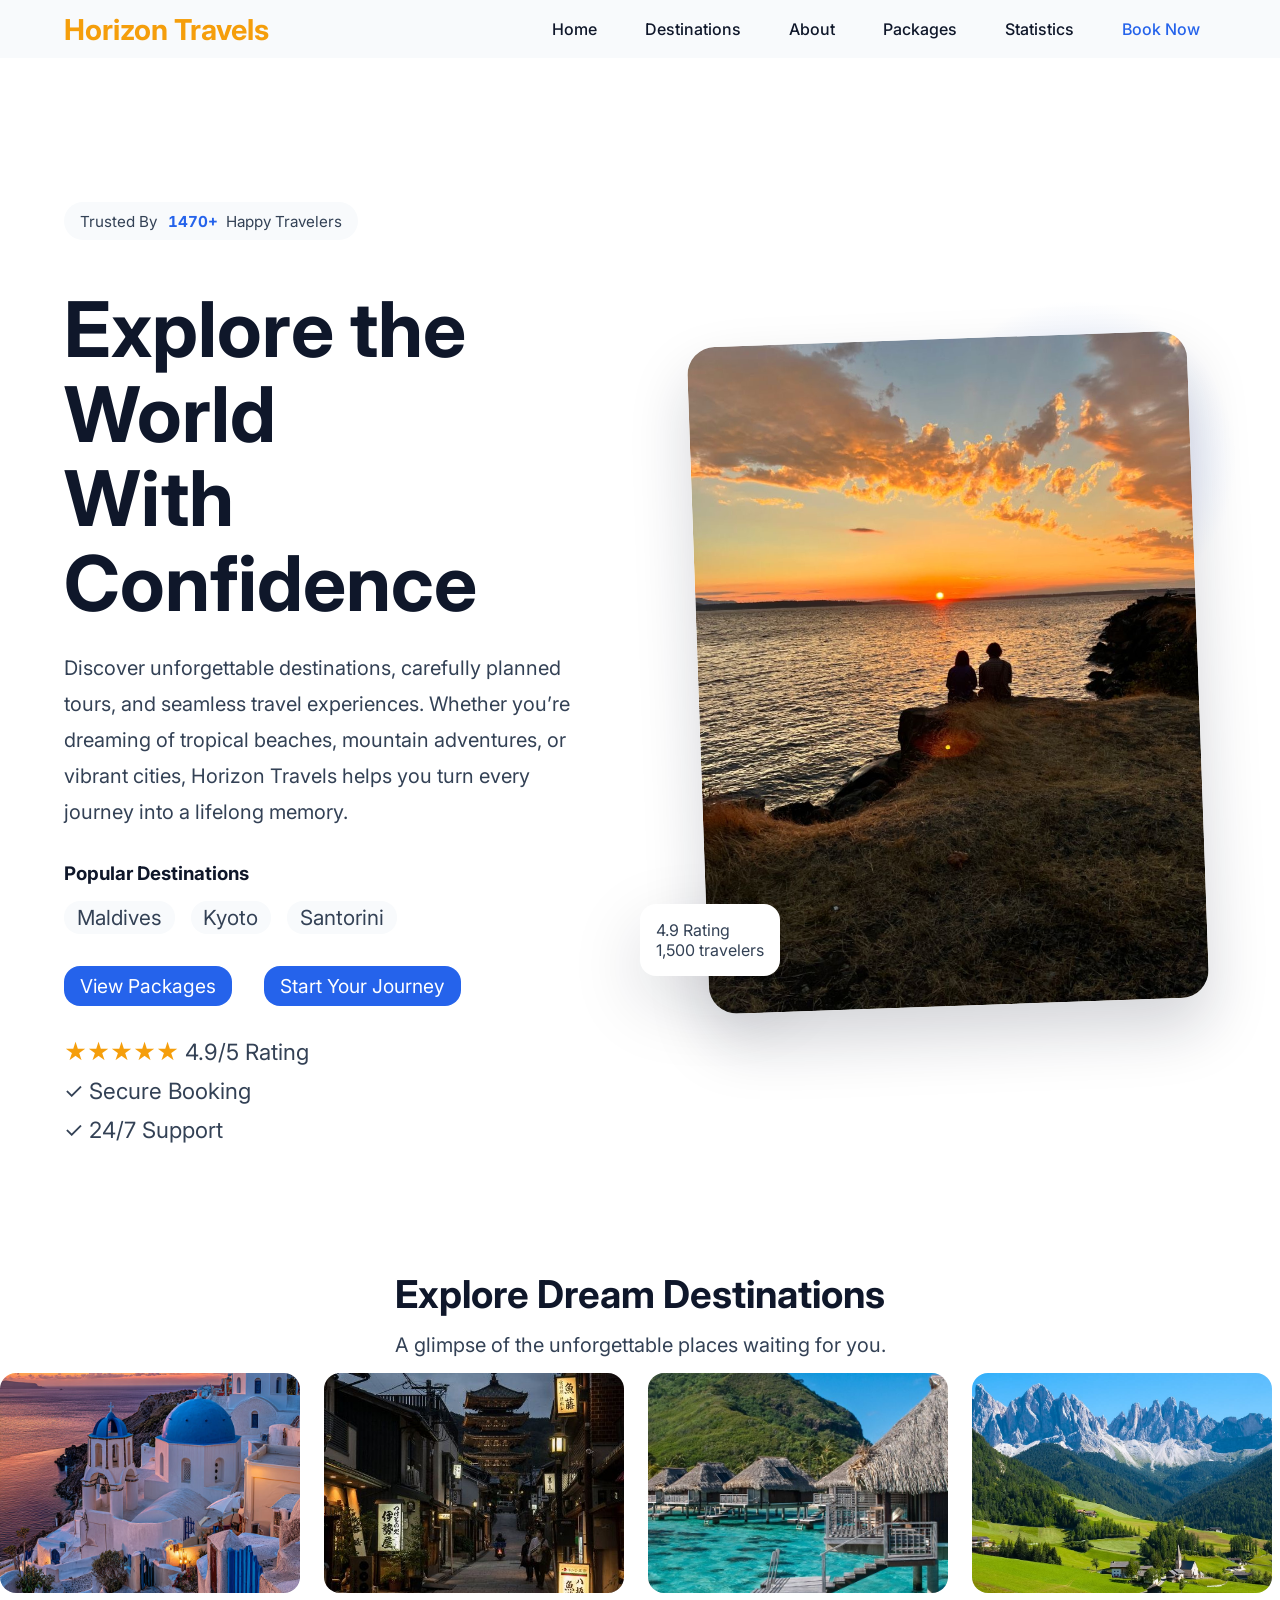
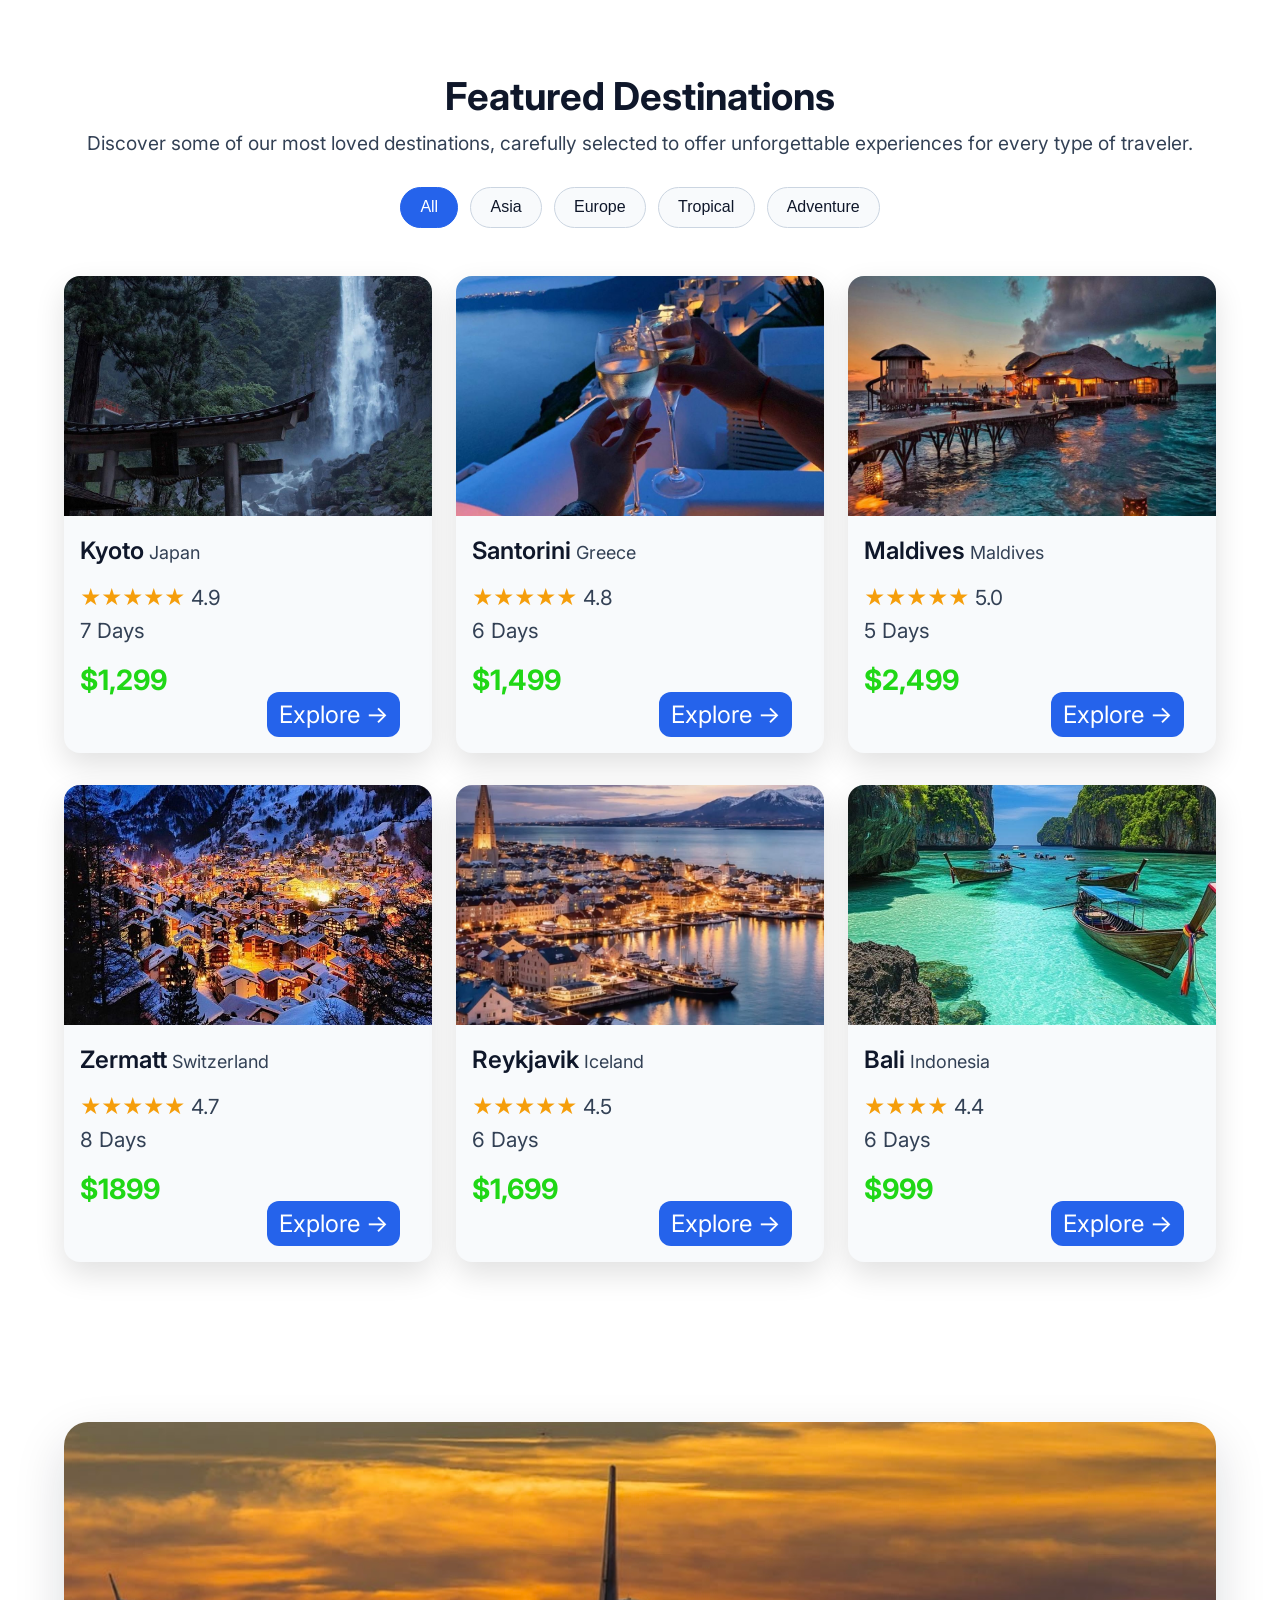
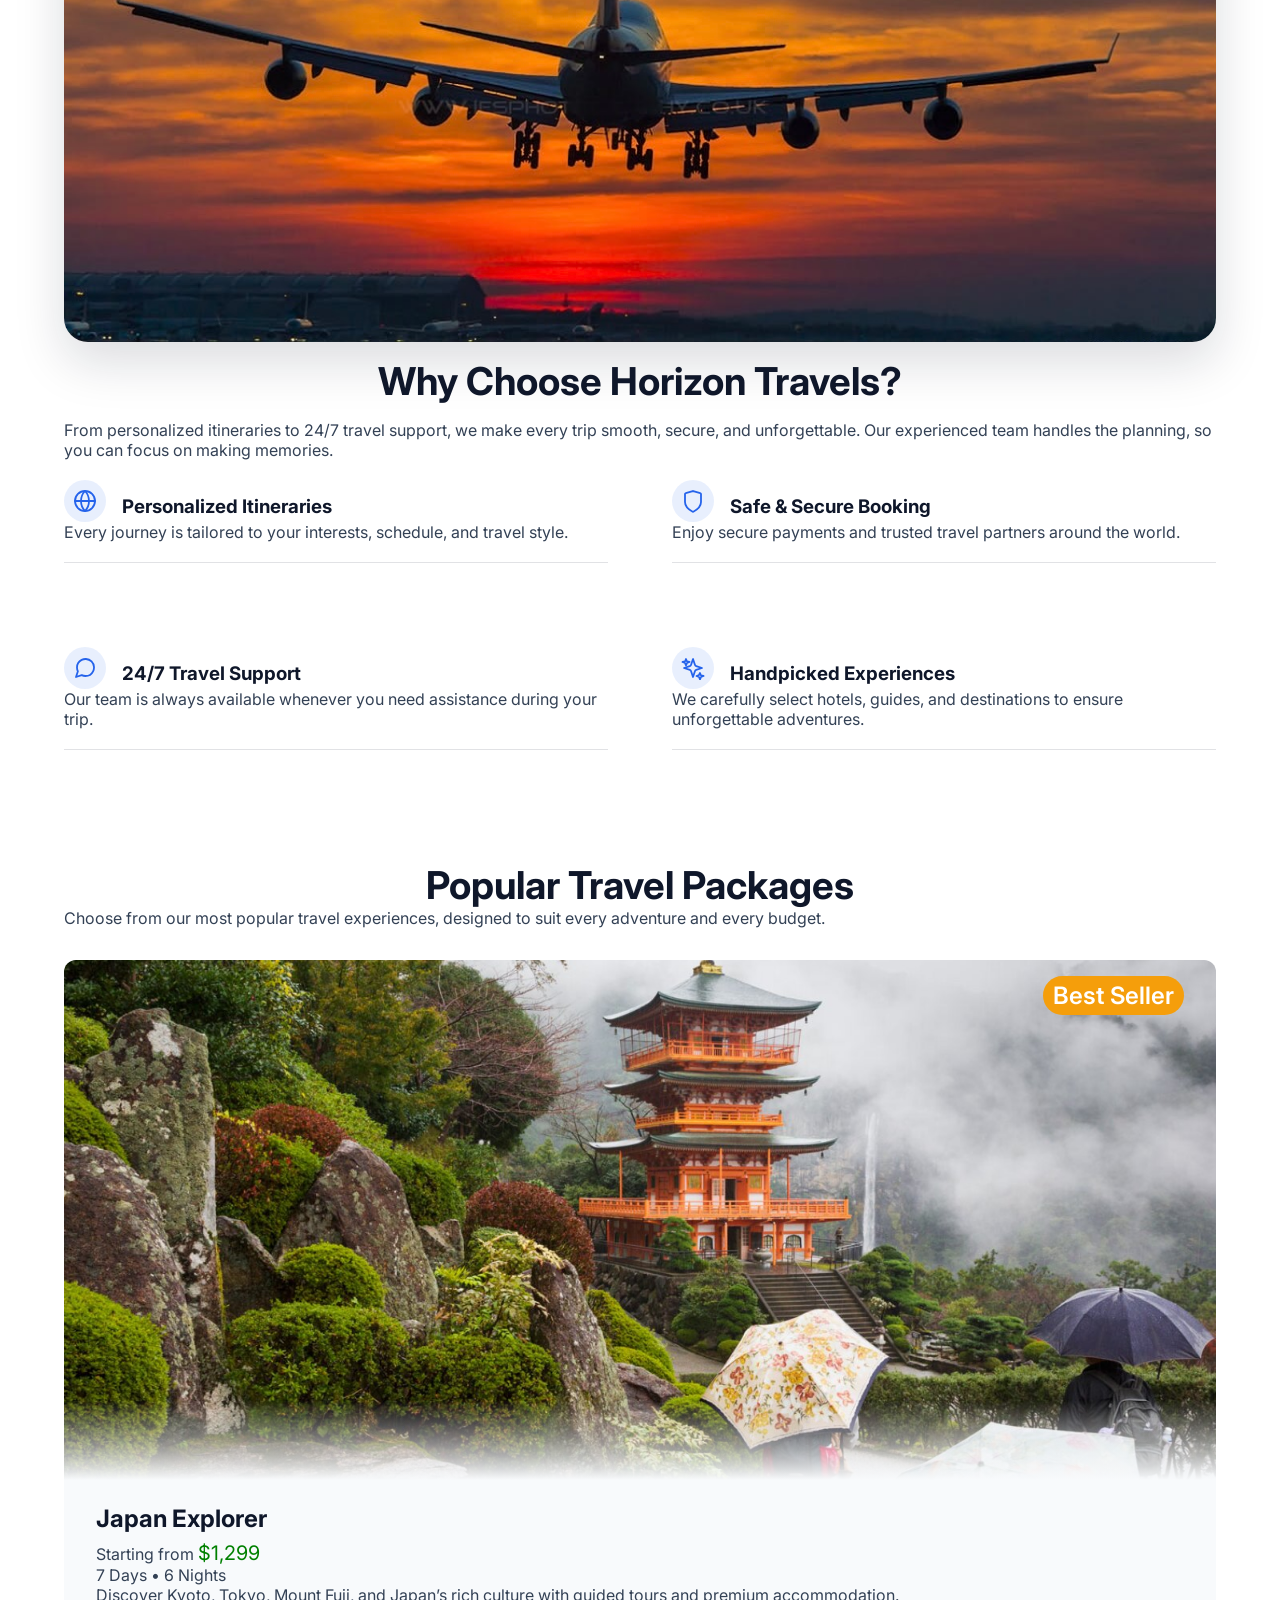
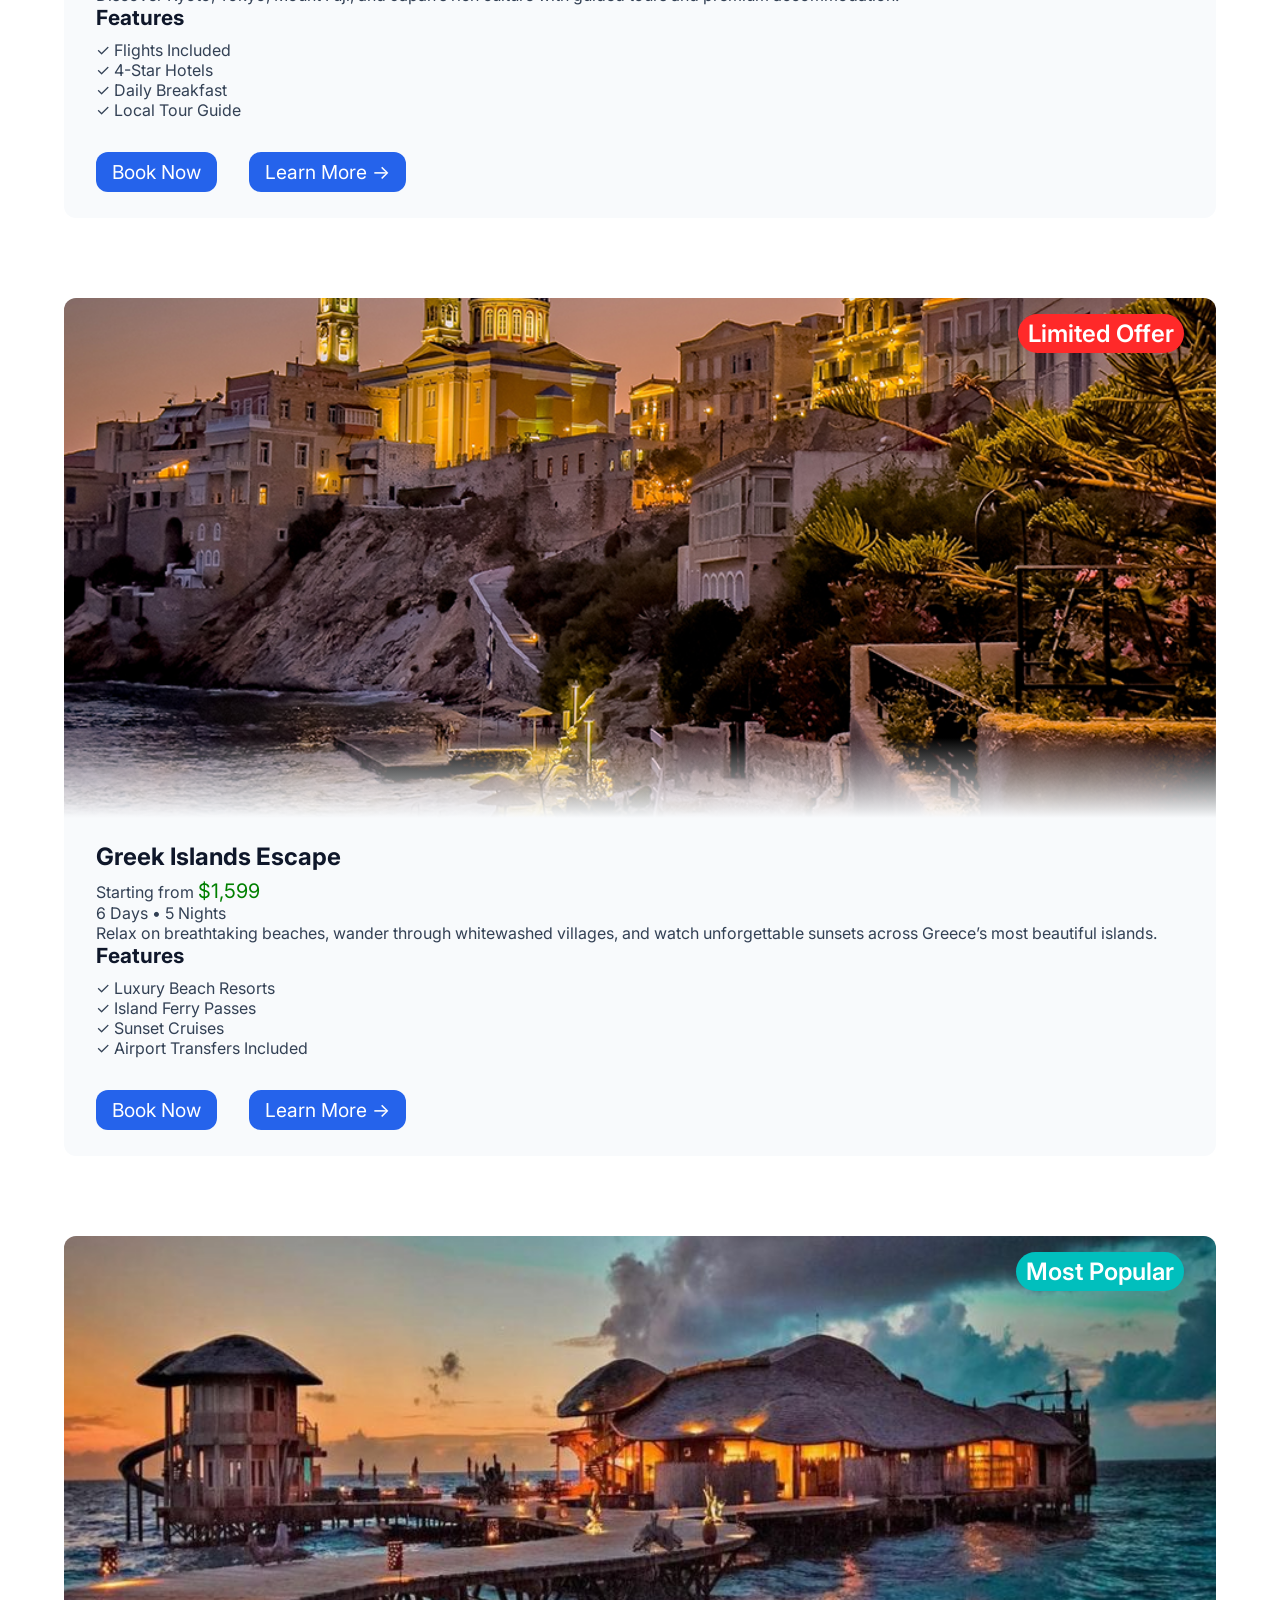
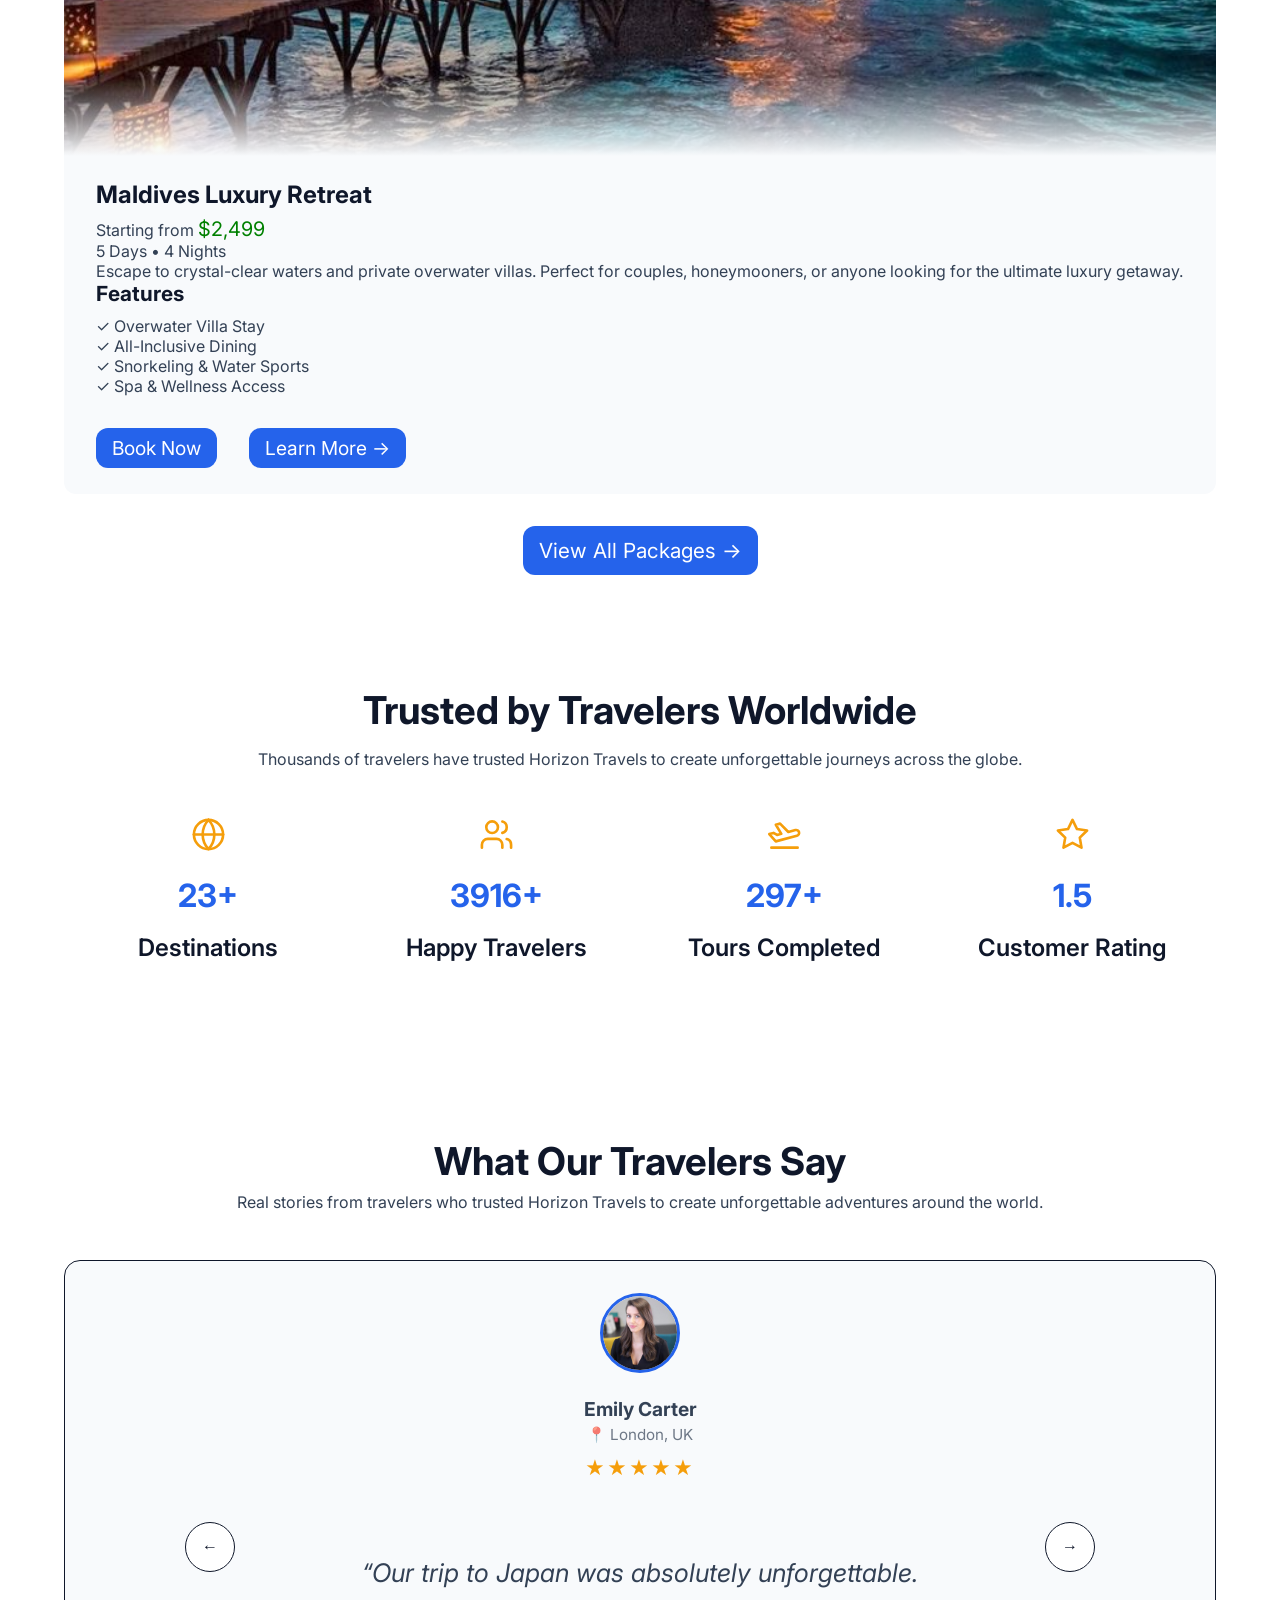
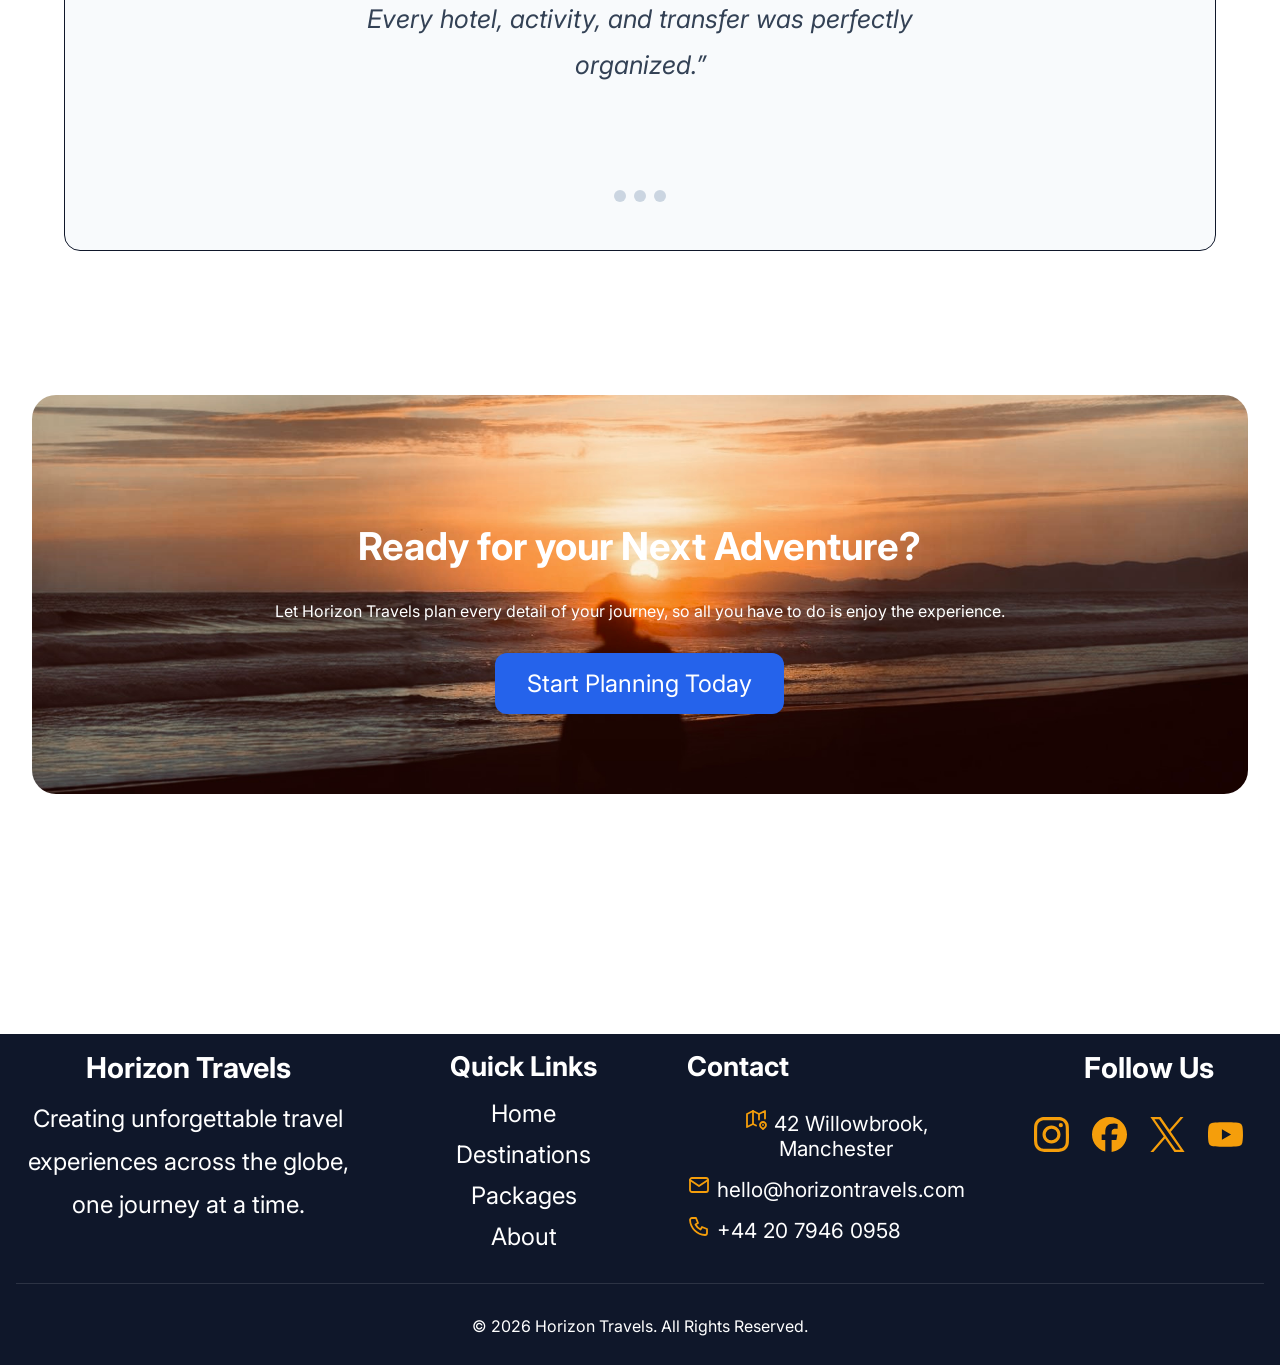
<file: html/index.html>
<!DOCTYPE html>
<html>

<head>
  <meta charset="UTF-8">
  <meta name="viewport" content="width=device-width, initial-scale=1">
  <link rel="stylesheet" href="../css/style.css">
  <link rel="stylesheet" href="../css/responsive.css" />
  <title>Horizon Travels</title>
</head>

<body>

<header>
  <nav>
    <h1 class="logo">Horizon Travels</h1>
    
      <button id="hamburger" aria-label="Open Menu">
       <span class="bar line1"></span>
       <span class="bar line2"></span>
       <span class="bar line3"></span>
     </button>
     
     <ul class="nav-links">
       <li><a href="#hero">Home</a></li>
       <li><a href="#destinations">Destinations</a></li>
       <li><a href="#why-choose-us">About</a></li>
       <li><a href="#packages">Packages</a></li>
       <li><a href="#statistics">Statistics</a></li>
       <li><a href="#cta" class="nav-cta">Book Now</a></li>
       <li class="social-icons">
        
       <a href="https://instagram.com" target="_blank" rel="noopener noreferrer"><svg class="social-icon" role="img" viewBox="0 0 24 24" xmlns="http://www.w3.org/2000/svg"><title>Instagram</title><path d="M7.0301.084c-1.2768.0602-2.1487.264-2.911.5634-.7888.3075-1.4575.72-2.1228 1.3877-.6652.6677-1.075 1.3368-1.3802 2.127-.2954.7638-.4956 1.6365-.552 2.914-.0564 1.2775-.0689 1.6882-.0626 4.947.0062 3.2586.0206 3.6671.0825 4.9473.061 1.2765.264 2.1482.5635 2.9107.308.7889.72 1.4573 1.388 2.1228.6679.6655 1.3365 1.0743 2.1285 1.38.7632.295 1.6361.4961 2.9134.552 1.2773.056 1.6884.069 4.9462.0627 3.2578-.0062 3.668-.0207 4.9478-.0814 1.28-.0607 2.147-.2652 2.9098-.5633.7889-.3086 1.4578-.72 2.1228-1.3881.665-.6682 1.0745-1.3378 1.3795-2.1284.2957-.7632.4966-1.636.552-2.9124.056-1.2809.0692-1.6898.063-4.948-.0063-3.2583-.021-3.6668-.0817-4.9465-.0607-1.2797-.264-2.1487-.5633-2.9117-.3084-.7889-.72-1.4568-1.3876-2.1228C21.2982 1.33 20.628.9208 19.8378.6165 19.074.321 18.2017.1197 16.9244.0645 15.6471.0093 15.236-.005 11.977.0014 8.718.0076 8.31.0215 7.0301.0839m.1402 21.6932c-1.17-.0509-1.8053-.2453-2.2287-.408-.5606-.216-.96-.4771-1.3819-.895-.422-.4178-.6811-.8186-.9-1.378-.1644-.4234-.3624-1.058-.4171-2.228-.0595-1.2645-.072-1.6442-.079-4.848-.007-3.2037.0053-3.583.0607-4.848.05-1.169.2456-1.805.408-2.2282.216-.5613.4762-.96.895-1.3816.4188-.4217.8184-.6814 1.3783-.9003.423-.1651 1.0575-.3614 2.227-.4171 1.2655-.06 1.6447-.072 4.848-.079 3.2033-.007 3.5835.005 4.8495.0608 1.169.0508 1.8053.2445 2.228.408.5608.216.96.4754 1.3816.895.4217.4194.6816.8176.9005 1.3787.1653.4217.3617 1.056.4169 2.2263.0602 1.2655.0739 1.645.0796 4.848.0058 3.203-.0055 3.5834-.061 4.848-.051 1.17-.245 1.8055-.408 2.2294-.216.5604-.4763.96-.8954 1.3814-.419.4215-.8181.6811-1.3783.9-.4224.1649-1.0577.3617-2.2262.4174-1.2656.0595-1.6448.072-4.8493.079-3.2045.007-3.5825-.006-4.848-.0608M16.953 5.5864A1.44 1.44 0 1 0 18.39 4.144a1.44 1.44 0 0 0-1.437 1.4424M5.8385 12.012c.0067 3.4032 2.7706 6.1557 6.173 6.1493 3.4026-.0065 6.157-2.7701 6.1506-6.1733-.0065-3.4032-2.771-6.1565-6.174-6.1498-3.403.0067-6.156 2.771-6.1496 6.1738M8 12.0077a4 4 0 1 1 4.008 3.9921A3.9996 3.9996 0 0 1 8 12.0077"/></svg> 
      </a>
      
       <a href="https://facebook.com" target="_blank" rel="noopener noreferrer"><svg class="social-icon" role="img" viewBox="0 0 24 24" xmlns="http://www.w3.org/2000/svg"><title>Facebook</title><path d="M9.101 23.691v-7.98H6.627v-3.667h2.474v-1.58c0-4.085 1.848-5.978 5.858-5.978.401 0 .955.042 1.468.103a8.68 8.68 0 0 1 1.141.195v3.325a8.623 8.623 0 0 0-.653-.036 26.805 26.805 0 0 0-.733-.009c-.707 0-1.259.096-1.675.309a1.686 1.686 0 0 0-.679.622c-.258.42-.374.995-.374 1.752v1.297h3.919l-.386 2.103-.287 1.564h-3.246v8.245C19.396 23.238 24 18.179 24 12.044c0-6.627-5.373-12-12-12s-12 5.373-12 12c0 5.628 3.874 10.35 9.101 11.647Z"/></svg>
       </a>
      
       <a href="https://x.com" target="_blank" rel="noopener noreferrer"><svg class="social-icon" role="img" viewBox="0 0 24 24" xmlns="http://www.w3.org/2000/svg"><title>X</title><path d="M14.234 10.162 22.977 0h-2.072l-7.591 8.824L7.251 0H.258l9.168 13.343L.258 24H2.33l8.016-9.318L16.749 24h6.993zm-2.837 3.299-.929-1.329L3.076 1.56h3.182l5.965 8.532.929 1.329 7.754 11.09h-3.182z"/></svg>
       </a>
       
       <a href="https://youtube.com" target="_blank" rel="noopener noreferrer"><svg class="social-icon" role="img" viewBox="0 0 24 24" xmlns="http://www.w3.org/2000/svg"><title>YouTube</title><path d="M23.498 6.186a3.016 3.016 0 0 0-2.122-2.136C19.505 3.545 12 3.545 12 3.545s-7.505 0-9.377.505A3.017 3.017 0 0 0 .502 6.186C0 8.07 0 12 0 12s0 3.93.502 5.814a3.016 3.016 0 0 0 2.122 2.136c1.871.505 9.376.505 9.376.505s7.505 0 9.377-.505a3.015 3.015 0 0 0 2.122-2.136C24 15.93 24 12 24 12s0-3.93-.502-5.814zM9.545 15.568V8.432L15.818 12l-6.273 3.568z"/></svg>
       </a>
       </li>
     </ul>
  </nav>
</header>


<section id="hero">
<div class="hero-content container">
  
  <div class="hero-left">
    
  <p class="trusted">Trusted By <span class="stat-number">1500+</span>Happy Travelers</p> <!--will get animated later -->
  
  <h1>Explore the World<br> With Confidence</h1>
  
  <p class="hero-desc">Discover unforgettable destinations, carefully planned tours, and seamless travel experiences. Whether you’re dreaming of tropical beaches, mountain adventures, or vibrant cities, Horizon Travels helps you turn every journey into a lifelong memory.</p>
  
  <div class="destination-pills">
    <h3>Popular Destinations</h3>
    
    <ul>
      <li>Maldives</li>
      <li>Kyoto</li>
      <li>Santorini</li>
    </ul>
    
  </div>
  
  <div class="btnWrapper">
  <a class="btn-secondary" href="#packages">View Packages</a>
  <a class="btn-primary" href="packages.html#booking">Start Your Journey</a>
  </div>
  
  <div class="trustRow">
   <p><span class="stars">★★★★★</span> 4.9/5 Rating</p>
   <ul>
     <li>✓ Secure Booking</li>
     <li>✓ 24/7 Support</li>
   </ul>
  </div>
  
  </div>
  
  <div class="hero-right">
    <div class="floating-card">
      <p><span>4.9</span> Rating</p>
      <p><span>1,500</span> travelers</p>
    </div>
   <div class="hero-img-wrapper">
   <img src="../images/page1hero.jpeg" alt="" />
   </div>
  </div>
  
  </div>
</section>


<section id="moving-gallery">
<div class="container">
    
  <h2>Explore Dream Destinations</h2>
  <p>A glimpse of the unforgettable places waiting for you.</p>
</div>

  <div class="gallery-track">
   
  <img src="../images/gallery-images/IMG_0177.jpeg" alt="" />
  <img src="../images/gallery-images/IMG_0178.jpeg" alt="" />
  <img src="../images/gallery-images/IMG_0179.jpeg" alt="" />
  <img src="../images/gallery-images/IMG_0180.jpeg" alt="" />
  <img src="../images/gallery-images/IMG_0181.jpeg" alt="" />
  <img src="../images/gallery-images/IMG_0182.jpeg" alt="" />
  
  <img src="../images/gallery-images/IMG_0177.jpeg" alt="" />
  <img src="../images/gallery-images/IMG_0178.jpeg" alt="" />
  <img src="../images/gallery-images/IMG_0179.jpeg" alt="" />
  <img src="../images/gallery-images/IMG_0180.jpeg" alt="" />
  <img src="../images/gallery-images/IMG_0181.jpeg" alt="" />
  <img src="../images/gallery-images/IMG_0182.jpeg" alt="" />

  </div>
  
</section>


<section id="destinations">
<div class="container">
    
  <h2>Featured Destinations</h2>
  <p class="desc">Discover some of our most loved destinations, carefully selected to offer unforgettable experiences for every type of traveler.</p>
  
  <div class="destination-filters">

    <button class="filter-btn active">All</button>
    <button class="filter-btn">Asia</button>
    <button class="filter-btn">Europe</button>
    <button class="filter-btn">Tropical</button>
    <button class="filter-btn">Adventure</button>
 
  </div>

  
  <div class="destination-cards">
    
    <article class="card" data-category="asia adventure">
      
     <img src="../images/destination-images/IMG_0184.jpeg" alt="destination image should be here" />
     
     <div class="card-body">
     <div class="location">
       <span class="city">Kyoto</span>
       <span class="country">Japan</span></div>
     </div>
     
     <div class="meta-row">
     <p class="rating"><span class="stars">★★★★★</span> 4.9</p>
     <p class="duration">7 Days</p>
     </div>

    <div class="card-footer">
      <p class="price-form">$1,299</p>
     <a class="exploreBtn" href="destination-detail.html?id=kyoto">Explore →</a>
    </div>
    </article>

    <article class="card" data-category="europe">
      
     <img src="../images/destination-images/IMG_0185.jpeg" alt="destination image should be here" />
     
     <div class="card-body">
     <div class="location">
       <span class="city">Santorini</span>
       <span class="country">Greece</span>
     </div>
     </div>
    
    <div class="meta-row">
     <p class="rating"><span class="stars">★★★★★</span> 4.8</p>
     <p class="duration">6 Days</p>
     </div>

    <div class="card-footer">
     <p class="price-form">$1,499</p>
     <a class="exploreBtn" href="destination-detail.html?id=santorini">Explore →</a>
     </div>
    </article>

    <article class="card" data-category="tropical">
      
     <img src="../images/destination-images/IMG_0186.jpeg" alt="destination image should be here" />
     
     <div class="card-body">
     <div class="location">
       <span class="city">Maldives</span>
       <span class="country">Maldives</span>
     </div>
     </div>

     <div class="meta-row">
     <p class="rating"><span class="stars">★★★★★</span> 5.0</p>
     <p class="duration">5 Days</p>
     </div>
     
     <div class="card-footer">
     <p class="price-form">$2,499</p>
     <a class="exploreBtn" href="destination-detail.html?id=maldives">Explore →</a>
     </div>
    </article>

    <article class="card" data-category="europe adventure">
      
     <img src="../images/destination-images/IMG_0187.jpeg" alt="destination image should be here" />
     
     <div class="card-body">
     <div class="location">
       <span class="city">Zermatt</span>
       <span class="country">Switzerland</span>
     </div>
     </div>
     
     <div class="meta-row">
     <p class="rating"><span class="stars">★★★★★</span> 4.7</p>
     <p class="duration">8 Days</p>
     </div>
     
     <div class="card-footer">
     <p class="price-form">$1899</p>
     <a class="exploreBtn" href="destination-detail.html?id=zermatt">Explore →</a>
     </div>
    </article>

    <article class="card" data-category="europe adventure">
      
     <img src="../images/destination-images/IMG_0188.jpeg" alt="destination image should be here" />
     
     <div class="card-body">
     <div class="location">
       <span class="city">Reykjavik</span>
       <span class="country">Iceland</span>
     </div>
     </div>
     
     <div class="meta-row">
     <p class="rating"><span class="stars">★★★★★</span> 4.5</p>
     <p class="duration">6 Days</p>
     </div>
     
     <div class="card-footer">
     <p class="price-form">$1,699</p>
     <a class="exploreBtn" href="destination-detail.html?id=reykjavik">Explore →</a>
     </div>
    </article>
    
    <article class="card" data-category="asia tropical">
      
     <img src="../images/destination-images/IMG_0189.jpeg" alt="destination image should be here" />
     
     <div class="card-body">
     <div class="location">
       <span class="city">Bali</span>
       <span class="country">Indonesia</span>
     </div>
     </div>
     
     <div class="meta-row">
     <p class="rating"><span class="stars">★★★★</span> 4.4</p>
     <p class="duration">6 Days</p>
     </div>
     
     <div class="card-footer">
     <p class="price-form">$999</p>
     <a class="exploreBtn" href="destination-detail.html?id=bali">Explore →</a>
     </div>
    </article>
    
  </div>
  
</div>
</section>

<section id="why-choose-us">

<div class="about-container container">
  
 <div class="why-img">
    <img src="../images/about-img.jpeg" alt="" />
 </div>
 
  <h2>Why Choose Horizon Travels?</h2>
  <p class="desc">From personalized itineraries to 24/7 travel support, we make every trip smooth, secure, and unforgettable. Our experienced team handles the planning, so you can focus on making memories.
  </p>

 <div class="why-content">
   
  <div class="feature-content">
  <h3><span><svg xmlns="http://w3.org" width="24" height="24" viewBox="0 0 24 24" fill="none" stroke="currentColor" stroke-width="2" stroke-linecap="round" stroke-linejoin="round" class="icon-globe">
  <circle cx="12" cy="12" r="10"/>
  <path d="M12 2a14.5 14.5 0 0 0 0 20 14.5 14.5 0 0 0 0-20"/>
  <path d="M2 12h20"/>
</svg>
</span> Personalized Itineraries</h3>
  <p>Every journey is tailored to your interests, schedule, and travel style.</p>
  </div>
  
  <div class="feature-content">
  <h3><span><svg xmlns="http://w3.org" width="24" height="24" viewBox="0 0 24 24" fill="none" stroke="currentColor" stroke-width="2" stroke-linecap="round" stroke-linejoin="round" class="icon-shield">
  <path d="M20 13c0 5-3.5 7.5-7.66 9.7a1 1 0 0 1-.68 0C7.5 20.5 4 18 4 13V5a1 1 0 0 1 .76-.97l7-2a1 1 0 0 1 .48 0l7 2A1 1 0 0 1 20 5z"/>
</svg>
</span> Safe & Secure Booking</h3>
  <p>Enjoy secure payments and trusted travel partners around the world.</p>
  </div>

  <div class="feature-content">
  <h3><span><svg xmlns="http://w3.org" width="24" height="24" viewBox="0 0 24 24" fill="none" stroke="currentColor" stroke-width="2" stroke-linecap="round" stroke-linejoin="round" class="icon-message">
  <path d="M21 11.5a8.38 8.38 0 0 1-.9 3.8 8.5 8.5 0 0 1-7.6 4.7 8.38 8.38 0 0 1-3.8-.9L3 21l1.9-5.7a8.38 8.38 0 0 1-.9-3.8 8.5 8.5 0 0 1 4.7-7.6 8.38 8.38 0 0 1 3.8-.9h.5a8.48 8.48 0 0 1 8 8v.5z"/>
</svg>
</span> 24/7 Travel Support</h3>
  <p>Our team is always available whenever you need assistance during your trip.</p>
  </div>

  <div class="feature-content">
  <h3><span><svg xmlns="http://w3.org" width="24" height="24" viewBox="0 0 24 24" fill="none" stroke="currentColor" stroke-width="2" stroke-linecap="round" stroke-linejoin="round" class="icon-sparkles">
  <path d="m12 3-1.912 5.813a2 2 0 0 1-1.275 1.275L3 12l5.813 1.912a2 2 0 0 1 1.275 1.275L12 21l1.912-5.813a2 2 0 0 1 1.275-1.275L21 12l-5.813-1.912a2 2 0 0 1-1.275-1.275Z"/>
  <path d="m5 3 1 2.5L8.5 6 6 7 5 9.5 4 7 1.5 6 4 5.5Z"/>
  <path d="m19 17 1 2.5 2.5.5-2.5 1-1 2.5-1-2.5-2.5-1 2.5-1Z"/>
</svg>
</span> Handpicked Experiences</h3>
  <p>We carefully select hotels, guides, and destinations to ensure unforgettable adventures.</p>
  </div>

 </div>

</div> 
</section>

<section id="packages">
<div class="container">
  
  <h2>Popular Travel Packages</h2>
  <p class="desc">Choose from our most popular travel experiences, designed to suit every adventure and every budget.</p>
  
  <div class="package-grid">
    <div class="package-card">
      <img src="../images/home-packages/IMG_0193.jpeg" alt="" />
      <p class="badge b1">Best Seller</p>
      <div class="pk-wrapper">
      <h3>Japan Explorer</h3>
      <p class="price">Starting from <span class="pk-price">$1,299</span></p>
      <p class="duration">7 Days • 6 Nights</p>
      <p class="pk-desc">Discover Kyoto, Tokyo, Mount Fuji, and Japan’s rich culture with guided tours and premium accommodation.</p>
      <h4>Features</h4>
      <ul class="feature-list">
       <li>✓ Flights Included</li>
       <li>✓ 4-Star Hotels</li>
       <li>✓ Daily Breakfast</li>
       <li>✓ Local Tour Guide</li>
      </ul>
      <div class="btnWrapper">
     <a class="pkBtn" href="packages.html?package=japan-explorer#booking">Book Now</a>
     <a class="pkLearnMore" href="#">Learn More →</a>
     </div>
     
     </div>
    </div>

    <div class="package-card">
      <img src="../images/home-packages/IMG_0194.jpeg" alt="" />
      <p class="badge b2">Limited Offer </p>
      <div class="pk-wrapper">
      <h3>Greek Islands Escape</h3>
      <p class="price">Starting from <span class="pk-price">$1,599</span></p>
      <p class="duration">6 Days • 5 Nights</p>
      <p class="pk-desc">Relax on breathtaking beaches, wander through whitewashed villages, and watch unforgettable sunsets across Greece’s most beautiful islands.</p>
      <h4>Features</h4>
      <ul class="feature-list">
        <li>✓ Luxury Beach Resorts</li>
        <li>✓ Island Ferry Passes</li>
        <li>✓ Sunset Cruises</li>
        <li>✓ Airport Transfers Included</li>
      </ul>
      
     <div class="btnWrapper">
     <a class="pkBtn" href="packages.html?package=greek-islands-escape#booking">Book Now</a> 
     <a class="pkLearnMore" href="#">Learn More →</a>
     </div>
     
     </div>
    </div>

    <div class="package-card">
      <img src="../images/home-packages/IMG_0195.jpeg" alt="" />
      <p class="badge b3">Most Popular</p>
      <div class="pk-wrapper">
      <h3>Maldives Luxury Retreat</h3>
      <p class="price">Starting from <span class="pk-price">$2,499</span></p>
      <p class="duration">5 Days • 4 Nights</p>
      <p class="pk-desc">Escape to crystal-clear waters and private overwater villas. Perfect for couples, honeymooners, or anyone looking for the ultimate luxury getaway.</p>
      <h4>Features</h4>
      <ul class="feature-list">
       <li>✓ Overwater Villa Stay</li>
       <li>✓ All-Inclusive Dining</li>
       <li>✓ Snorkeling & Water Sports</li>
       <li>✓ Spa & Wellness Access</li>
      </ul>
      
      <div class="btnWrapper">
     <a class="pkBtn" href="packages.html?package=maldives-escape#booking">Book Now</a> 
     <a class="pkLearnMore" href="#">Learn More →</a>
     </div>
     
     </div>
    </div>
  </div>
  <a class="view-packages-button" href="packages.html">View All Packages →</a>
</div>
</section>

<section id="statistics">
<div class="container">
 
  <h2>Trusted by Travelers Worldwide</h2>
  <p class="desc">Thousands of travelers have trusted Horizon Travels to create unforgettable journeys across the globe.</p>
  
  <div class="stats-grid">
    
    <div class="stat">
        <h3><svg xmlns="http://w3.org" width="24" height="24" viewBox="0 0 24 24" fill="none" stroke="currentColor" stroke-width="2" stroke-linecap="round" stroke-linejoin="round" class="icon-globe"><circle cx="12" cy="12" r="10"/><path d="M12 2a14.5 14.5 0 0 0 0 20 14.5 14.5 0 0 0 0-20"/><path d="M2 12h20"/></svg>
        </h3>
        <p class="stat-number">75+</p>
        <p class="stat-label">Destinations</p>
    </div>
    
    <div class="stat">
      <h3><svg xmlns="http://w3.org" width="24" height="24" viewBox="0 0 24 24" fill="none" stroke="currentColor" stroke-width="2" stroke-linecap="round" stroke-linejoin="round" class="icon-users"><path d="M16 21v-2a4 4 0 0 0-4-4H6a4 4 0 0 0-4 4v2"/><circle cx="9" cy="7" r="4"/><path d="M22 21v-2a4 4 0 0 0-3-3.87"/><path d="M16 3.13a4 4 0 0 1 0 7.75"/></svg>
      </h3>
      <p class="stat-number">12,500+</p>
      <p class="stat-label">Happy Travelers</p>
    </div>

    <div class="stat">
      <h3><svg xmlns="http://www.w3.org/2000/svg" width="24" height="24" viewBox="0 0 24 24" fill="none" stroke="currentColor" stroke-width="2" stroke-linecap="round" stroke-linejoin="round" class="icon icon-tabler icons-tabler-outline icon-tabler-plane-departure"><path stroke="none" d="M0 0h24v24H0z" fill="none" /><path d="M14.639 10.258l4.83 -1.294a2 2 0 1 1 1.035 3.863l-14.489 3.883l-4.45 -5.02l2.897 -.776l2.45 1.414l2.897 -.776l-3.743 -6.244l2.898 -.777l5.675 5.727" /><path d="M3 21h18" /></svg></h3>
      <p class="stat-number">+950</p>
      <p class="stat-label">Tours Completed</p>
    </div>
    
    <div class="stat">
     <h3><svg xmlns="http://w3.org" width="24" height="24" viewBox="0 0 24 24" fill="none" stroke="currentColor" stroke-width="2" stroke-linecap="round" stroke-linejoin="round" class="icon-star"><polygon points="12 2 15.09 8.26 22 9.27 17 14.14 18.18 21.02 12 17.77 5.82 21.02 7 14.14 2 9.27 8.91 8.26 12 2"/></svg>
     </h3>
     <p class="stat-number" id>4.9</p>
     <p class="stat-label">Customer Rating</p>
    </div>
    
  </div>
</div>  
</section>

<section id="testimonials">
<div class="container">
  
  <h2>What Our Travelers Say</h2>
  <p class="desc">Real stories from travelers who trusted Horizon Travels to create unforgettable adventures around the world.</p>
  
  <div class="t-wrapper">
  <div class="testimonial">
    <div class="trans-wrapper">
      
   <img class="t-image" src="../images/testimonials/emily.jpeg" alt="" />
   <p class="t-name">Emily Carter</p>
   <p class="t-location">📍 London, UK</p>
   <div class="t-stars">★★★★★</div>
   
   <div class="t-comment-wrapper">
   <p class="t-comment">“Our trip to Japan was absolutely unforgettable. Every hotel, activity, and transfer was perfectly organized.”</p>
   </div>

   </div>
   
   <button class="t-arrow prev-btn" aria-label="Previous Testimonial">←</button>
   <button class="t-arrow next-btn" aria-label="Next Testimonial">→</button>
   
   <div class="t-dots">
     <button class="dot" aria-label="Testimonial 1"></button>
     <button class="dot" aria-label="Testimonial 1"></button>
     <button class="dot" aria-label="Testimonial 1"></button>
   </div>
   
  </div>
  </div>
  
</div>
</section>

<section id="cta">
  <div class="cta-contianer container">
  <h2>Ready for your Next Adventure?</h2>
  <p class="desc">Let Horizon Travels plan every detail of your journey, so all you have to do is enjoy the experience.</p>
  <a class="ctaBtn" href="packages.html#booking">Start Planning Today</a>
  </div>
</section>

<footer>
  <div class="footer-container">
    
    <div class="footer-company">
    <h4>Horizon Travels</h4>
    <p>Creating unforgettable travel experiences across the globe, one journey at a time.</p>
    </div>

    <div class="links">
      <h4>Quick Links</h4>
      
      <ul class="a-links">
      <li><a href="#hero">Home</a></li>
      <li><a href="#destinations">Destinations</a></li>
      <li><a href="#packages">Packages</a></li>
      <li><a href="#why-choose-us">About</a></li>
      </ul>
    </div>
    
    <div class="footer-contact">
      <h4>Contact</h4>
      <a href="https://www.google.com/maps/place/Manchester,+UK/@53.4722454,-2.2234629,11z/data=!4m6!3m5!1s0x487a4d4c5226f5db:0xd9be143804fe6baa!8m2!3d53.4807593!4d-2.2426305!16zL20vMDUyYnc?g_ep=Eg1tbF8yMDI2MDgxN18wIJvbDyoASAJQAg%3D%3D">
        <svg xmlns="http://www.w3.org/2000/svg" width="24" height="24" viewBox="0 0 24 24" fill="none" stroke="currentColor" stroke-width="2" stroke-linecap="round" stroke-linejoin="round" class="icon icon-tabler icons-tabler-outline icon-tabler-map-2"><path stroke="none" d="M0 0h24v24H0z" fill="none" /><path d="M12 18.5l-3 -1.5l-6 3v-13l6 -3l6 3l6 -3v7.5" /><path d="M9 4v13" /><path d="M15 7v5.5" /><path d="M21.121 20.121a3 3 0 1 0 -4.242 0c.418 .419 1.125 1.045 2.121 1.879c1.051 -.89 1.759 -1.516 2.121 -1.879" /><path d="M19 18v.01" /></svg>
        42 Willowbrook, Manchester</a>
        
      <a href="mailto: hello@horizontravels.com">
        
        <svg xmlns="http://www.w3.org/2000/svg" width="24" height="24" viewBox="0 0 24 24" fill="none" stroke="currentColor" stroke-width="2" stroke-linecap="round" stroke-linejoin="round" class="icon icon-tabler icons-tabler-outline icon-tabler-mail"><path stroke="none" d="M0 0h24v24H0z" fill="none" /><path d="M3 7a2 2 0 0 1 2 -2h14a2 2 0 0 1 2 2v10a2 2 0 0 1 -2 2h-14a2 2 0 0 1 -2 -2v-10" /><path d="M3 7l9 6l9 -6" /></svg>
        
         hello@horizontravels.com</a>
         
      <a href="tel:+442079460958">
        <svg xmlns="http://www.w3.org/2000/svg" width="24" height="24" viewBox="0 0 24 24" fill="none" stroke="currentColor" stroke-width="2" stroke-linecap="round" stroke-linejoin="round" class="icon icon-tabler icons-tabler-outline icon-tabler-phone"><path stroke="none" d="M0 0h24v24H0z" fill="none" /><path d="M5 4h4l2 5l-2.5 1.5a11 11 0 0 0 5 5l1.5 -2.5l5 2v4a2 2 0 0 1 -2 2a16 16 0 0 1 -15 -15a2 2 0 0 1 2 -2" /></svg>
        +44 20 7946 0958</a>
    </div>
    
    <div class="footer-social">
      <h4>Follow Us</h4>
      
      <ul class="social-icons">
      <li><a href="https://instagram.com" target="_blank" rel="noopener noreferrer"><svg class="social-icon" role="img" viewBox="0 0 24 24" xmlns="http://www.w3.org/2000/svg"><title>Instagram</title><path d="M7.0301.084c-1.2768.0602-2.1487.264-2.911.5634-.7888.3075-1.4575.72-2.1228 1.3877-.6652.6677-1.075 1.3368-1.3802 2.127-.2954.7638-.4956 1.6365-.552 2.914-.0564 1.2775-.0689 1.6882-.0626 4.947.0062 3.2586.0206 3.6671.0825 4.9473.061 1.2765.264 2.1482.5635 2.9107.308.7889.72 1.4573 1.388 2.1228.6679.6655 1.3365 1.0743 2.1285 1.38.7632.295 1.6361.4961 2.9134.552 1.2773.056 1.6884.069 4.9462.0627 3.2578-.0062 3.668-.0207 4.9478-.0814 1.28-.0607 2.147-.2652 2.9098-.5633.7889-.3086 1.4578-.72 2.1228-1.3881.665-.6682 1.0745-1.3378 1.3795-2.1284.2957-.7632.4966-1.636.552-2.9124.056-1.2809.0692-1.6898.063-4.948-.0063-3.2583-.021-3.6668-.0817-4.9465-.0607-1.2797-.264-2.1487-.5633-2.9117-.3084-.7889-.72-1.4568-1.3876-2.1228C21.2982 1.33 20.628.9208 19.8378.6165 19.074.321 18.2017.1197 16.9244.0645 15.6471.0093 15.236-.005 11.977.0014 8.718.0076 8.31.0215 7.0301.0839m.1402 21.6932c-1.17-.0509-1.8053-.2453-2.2287-.408-.5606-.216-.96-.4771-1.3819-.895-.422-.4178-.6811-.8186-.9-1.378-.1644-.4234-.3624-1.058-.4171-2.228-.0595-1.2645-.072-1.6442-.079-4.848-.007-3.2037.0053-3.583.0607-4.848.05-1.169.2456-1.805.408-2.2282.216-.5613.4762-.96.895-1.3816.4188-.4217.8184-.6814 1.3783-.9003.423-.1651 1.0575-.3614 2.227-.4171 1.2655-.06 1.6447-.072 4.848-.079 3.2033-.007 3.5835.005 4.8495.0608 1.169.0508 1.8053.2445 2.228.408.5608.216.96.4754 1.3816.895.4217.4194.6816.8176.9005 1.3787.1653.4217.3617 1.056.4169 2.2263.0602 1.2655.0739 1.645.0796 4.848.0058 3.203-.0055 3.5834-.061 4.848-.051 1.17-.245 1.8055-.408 2.2294-.216.5604-.4763.96-.8954 1.3814-.419.4215-.8181.6811-1.3783.9-.4224.1649-1.0577.3617-2.2262.4174-1.2656.0595-1.6448.072-4.8493.079-3.2045.007-3.5825-.006-4.848-.0608M16.953 5.5864A1.44 1.44 0 1 0 18.39 4.144a1.44 1.44 0 0 0-1.437 1.4424M5.8385 12.012c.0067 3.4032 2.7706 6.1557 6.173 6.1493 3.4026-.0065 6.157-2.7701 6.1506-6.1733-.0065-3.4032-2.771-6.1565-6.174-6.1498-3.403.0067-6.156 2.771-6.1496 6.1738M8 12.0077a4 4 0 1 1 4.008 3.9921A3.9996 3.9996 0 0 1 8 12.0077"/></svg></a></li>
      
      <li><a href="https://facebook.com" target="_blank" rel="noopener noreferrer"><svg class="social-icon" role="img" viewBox="0 0 24 24" xmlns="http://www.w3.org/2000/svg"><title>Facebook</title><path d="M9.101 23.691v-7.98H6.627v-3.667h2.474v-1.58c0-4.085 1.848-5.978 5.858-5.978.401 0 .955.042 1.468.103a8.68 8.68 0 0 1 1.141.195v3.325a8.623 8.623 0 0 0-.653-.036 26.805 26.805 0 0 0-.733-.009c-.707 0-1.259.096-1.675.309a1.686 1.686 0 0 0-.679.622c-.258.42-.374.995-.374 1.752v1.297h3.919l-.386 2.103-.287 1.564h-3.246v8.245C19.396 23.238 24 18.179 24 12.044c0-6.627-5.373-12-12-12s-12 5.373-12 12c0 5.628 3.874 10.35 9.101 11.647Z"/></svg></a></li>
      
      <li><a href="https://x.com" target="_blank" rel="noopener noreferrer"><svg class="social-icon" role="img" viewBox="0 0 24 24" xmlns="http://www.w3.org/2000/svg"><title>X</title><path d="M14.234 10.162 22.977 0h-2.072l-7.591 8.824L7.251 0H.258l9.168 13.343L.258 24H2.33l8.016-9.318L16.749 24h6.993zm-2.837 3.299-.929-1.329L3.076 1.56h3.182l5.965 8.532.929 1.329 7.754 11.09h-3.182z"/></svg></a></li>
      
      <li><a href="https://youtube.com" target="_blank" rel="noopener noreferrer"><svg class="social-icon" role="img" viewBox="0 0 24 24" xmlns="http://www.w3.org/2000/svg"><title>YouTube</title><path d="M23.498 6.186a3.016 3.016 0 0 0-2.122-2.136C19.505 3.545 12 3.545 12 3.545s-7.505 0-9.377.505A3.017 3.017 0 0 0 .502 6.186C0 8.07 0 12 0 12s0 3.93.502 5.814a3.016 3.016 0 0 0 2.122 2.136c1.871.505 9.376.505 9.376.505s7.505 0 9.377-.505a3.015 3.015 0 0 0 2.122-2.136C24 15.93 24 12 24 12s0-3.93-.502-5.814zM9.545 15.568V8.432L15.818 12l-6.273 3.568z"/></svg></a></li>
      
      </ul>
    </div>
    
  </div>
  
  <div class="footer-bottom">
      <p>&copy; 2026 Horizon Travels. All Rights Reserved.</p>
    </div>

</footer>

  <button id="backtoTop">↑</button>
  
  <script type="text/javascript" charset="utf-8" src="../js/main.js">
</script>
</body>

</html>
</file>
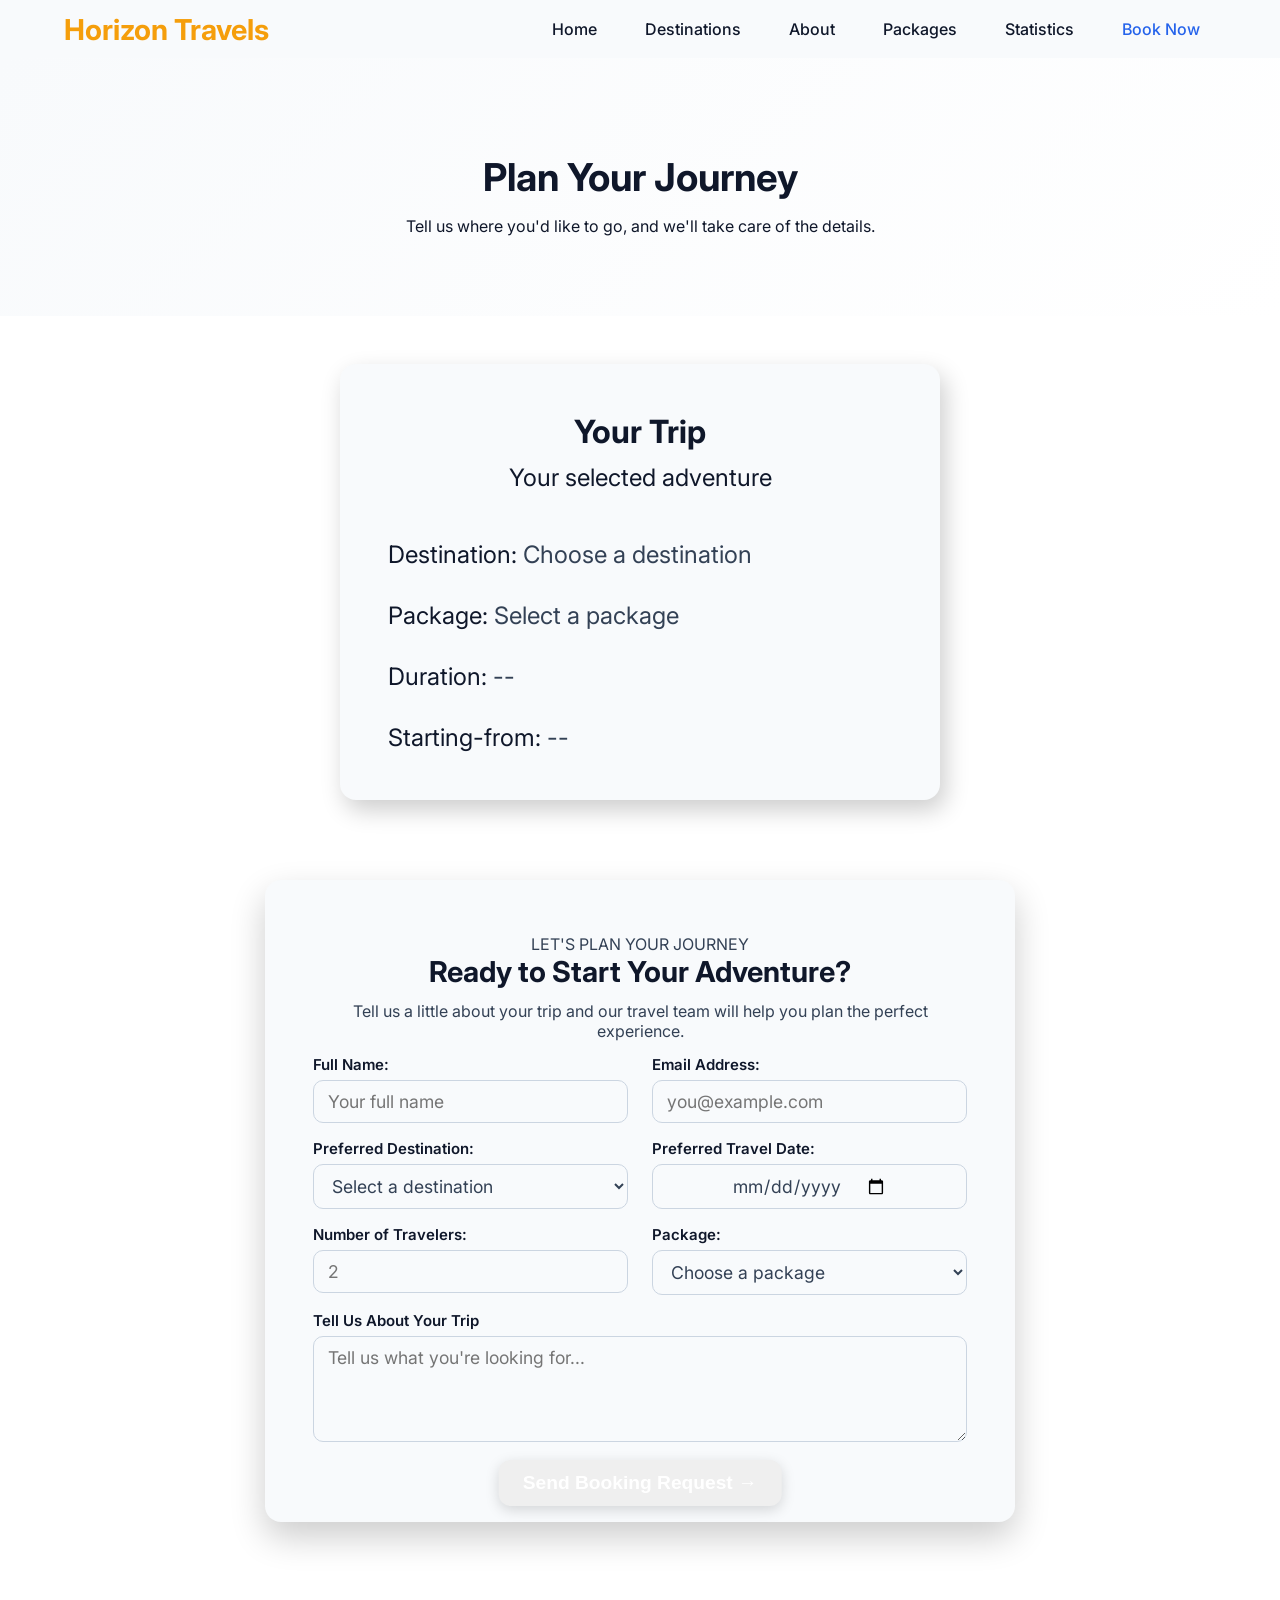
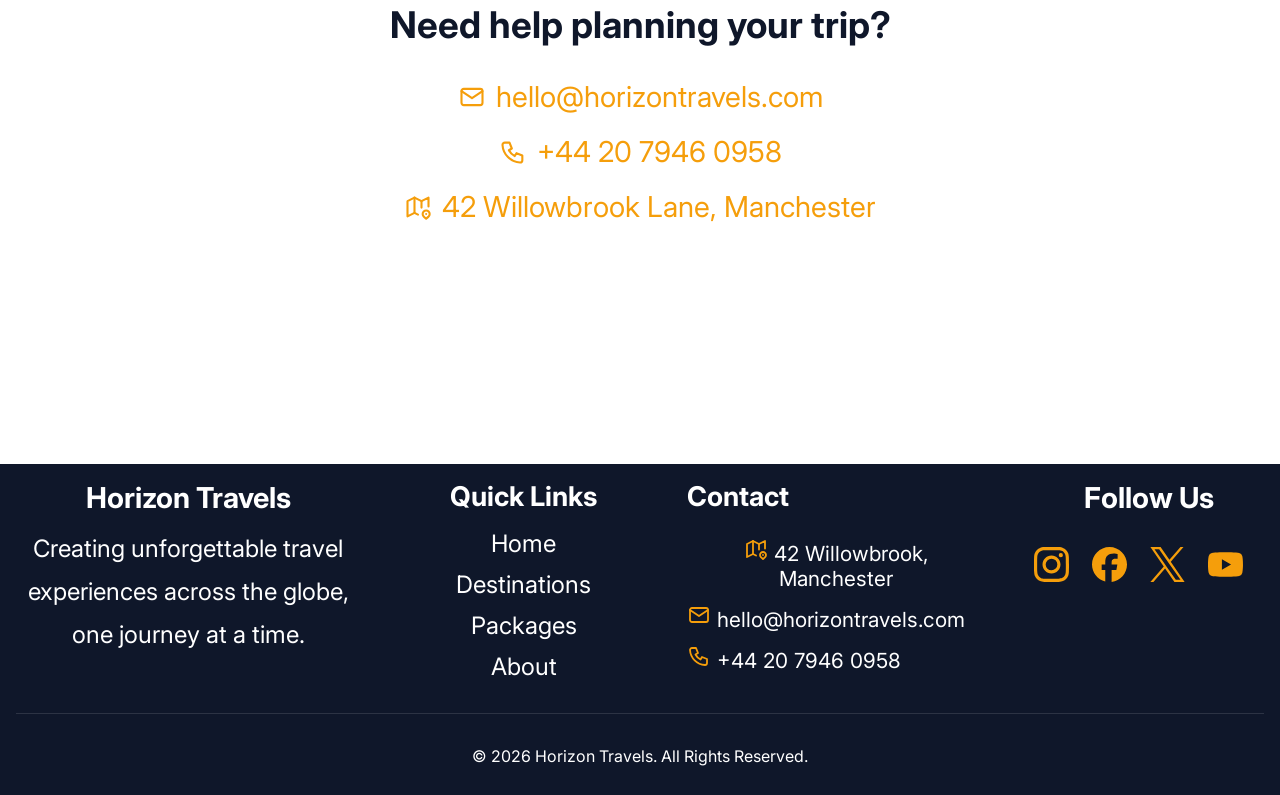
<file: html/packages.html>
<!DOCTYPE html>
<html lang="en">
<head>

  <meta charset="UTF-8">
  <meta name="viewport" content="width=device-width, initial-scale=1.0">

  <title>Booking Page</title>

  <link rel="stylesheet" href="../css/style.css">
  <link rel="stylesheet" href="../css/responsive.css"/>
</head>

<body>

<header>
  <nav>
    <h1 class="logo">Horizon Travels</h1>
    
      <button id="hamburger" aria-label="Open Menu">
       <span class="bar line1"></span>
       <span class="bar line2"></span>
       <span class="bar line3"></span>
     </button>
     
     <ul class="nav-links">
       <li><a href="index.html#hero">Home</a></li>
       <li><a href="index.html#destinations">Destinations</a></li>
       <li><a href="index.html#why-choose-us">About</a></li>
       <li><a href="index.html#packages">Packages</a></li>
       <li><a href="index.html#statistics">Statistics</a></li>
       <li><a href="index.html#cta" class="nav-cta">Book Now</a></li>
       <li class="social-icons">
        
       <a href="https://instagram.com" target="_blank" rel="noopener noreferrer"><svg class="social-icon" role="img" viewBox="0 0 24 24" xmlns="http://www.w3.org/2000/svg"><title>Instagram</title><path d="M7.0301.084c-1.2768.0602-2.1487.264-2.911.5634-.7888.3075-1.4575.72-2.1228 1.3877-.6652.6677-1.075 1.3368-1.3802 2.127-.2954.7638-.4956 1.6365-.552 2.914-.0564 1.2775-.0689 1.6882-.0626 4.947.0062 3.2586.0206 3.6671.0825 4.9473.061 1.2765.264 2.1482.5635 2.9107.308.7889.72 1.4573 1.388 2.1228.6679.6655 1.3365 1.0743 2.1285 1.38.7632.295 1.6361.4961 2.9134.552 1.2773.056 1.6884.069 4.9462.0627 3.2578-.0062 3.668-.0207 4.9478-.0814 1.28-.0607 2.147-.2652 2.9098-.5633.7889-.3086 1.4578-.72 2.1228-1.3881.665-.6682 1.0745-1.3378 1.3795-2.1284.2957-.7632.4966-1.636.552-2.9124.056-1.2809.0692-1.6898.063-4.948-.0063-3.2583-.021-3.6668-.0817-4.9465-.0607-1.2797-.264-2.1487-.5633-2.9117-.3084-.7889-.72-1.4568-1.3876-2.1228C21.2982 1.33 20.628.9208 19.8378.6165 19.074.321 18.2017.1197 16.9244.0645 15.6471.0093 15.236-.005 11.977.0014 8.718.0076 8.31.0215 7.0301.0839m.1402 21.6932c-1.17-.0509-1.8053-.2453-2.2287-.408-.5606-.216-.96-.4771-1.3819-.895-.422-.4178-.6811-.8186-.9-1.378-.1644-.4234-.3624-1.058-.4171-2.228-.0595-1.2645-.072-1.6442-.079-4.848-.007-3.2037.0053-3.583.0607-4.848.05-1.169.2456-1.805.408-2.2282.216-.5613.4762-.96.895-1.3816.4188-.4217.8184-.6814 1.3783-.9003.423-.1651 1.0575-.3614 2.227-.4171 1.2655-.06 1.6447-.072 4.848-.079 3.2033-.007 3.5835.005 4.8495.0608 1.169.0508 1.8053.2445 2.228.408.5608.216.96.4754 1.3816.895.4217.4194.6816.8176.9005 1.3787.1653.4217.3617 1.056.4169 2.2263.0602 1.2655.0739 1.645.0796 4.848.0058 3.203-.0055 3.5834-.061 4.848-.051 1.17-.245 1.8055-.408 2.2294-.216.5604-.4763.96-.8954 1.3814-.419.4215-.8181.6811-1.3783.9-.4224.1649-1.0577.3617-2.2262.4174-1.2656.0595-1.6448.072-4.8493.079-3.2045.007-3.5825-.006-4.848-.0608M16.953 5.5864A1.44 1.44 0 1 0 18.39 4.144a1.44 1.44 0 0 0-1.437 1.4424M5.8385 12.012c.0067 3.4032 2.7706 6.1557 6.173 6.1493 3.4026-.0065 6.157-2.7701 6.1506-6.1733-.0065-3.4032-2.771-6.1565-6.174-6.1498-3.403.0067-6.156 2.771-6.1496 6.1738M8 12.0077a4 4 0 1 1 4.008 3.9921A3.9996 3.9996 0 0 1 8 12.0077"/></svg> 
      </a>
      
       <a href="https://facebook.com" target="_blank" rel="noopener noreferrer"><svg class="social-icon" role="img" viewBox="0 0 24 24" xmlns="http://www.w3.org/2000/svg"><title>Facebook</title><path d="M9.101 23.691v-7.98H6.627v-3.667h2.474v-1.58c0-4.085 1.848-5.978 5.858-5.978.401 0 .955.042 1.468.103a8.68 8.68 0 0 1 1.141.195v3.325a8.623 8.623 0 0 0-.653-.036 26.805 26.805 0 0 0-.733-.009c-.707 0-1.259.096-1.675.309a1.686 1.686 0 0 0-.679.622c-.258.42-.374.995-.374 1.752v1.297h3.919l-.386 2.103-.287 1.564h-3.246v8.245C19.396 23.238 24 18.179 24 12.044c0-6.627-5.373-12-12-12s-12 5.373-12 12c0 5.628 3.874 10.35 9.101 11.647Z"/></svg>
       </a>
      
       <a href="https://x.com" target="_blank" rel="noopener noreferrer"><svg class="social-icon" role="img" viewBox="0 0 24 24" xmlns="http://www.w3.org/2000/svg"><title>X</title><path d="M14.234 10.162 22.977 0h-2.072l-7.591 8.824L7.251 0H.258l9.168 13.343L.258 24H2.33l8.016-9.318L16.749 24h6.993zm-2.837 3.299-.929-1.329L3.076 1.56h3.182l5.965 8.532.929 1.329 7.754 11.09h-3.182z"/></svg>
       </a>
       
       <a href="https://youtube.com" target="_blank" rel="noopener noreferrer"><svg class="social-icon" role="img" viewBox="0 0 24 24" xmlns="http://www.w3.org/2000/svg"><title>YouTube</title><path d="M23.498 6.186a3.016 3.016 0 0 0-2.122-2.136C19.505 3.545 12 3.545 12 3.545s-7.505 0-9.377.505A3.017 3.017 0 0 0 .502 6.186C0 8.07 0 12 0 12s0 3.93.502 5.814a3.016 3.016 0 0 0 2.122 2.136c1.871.505 9.376.505 9.376.505s7.505 0 9.377-.505a3.015 3.015 0 0 0 2.122-2.136C24 15.93 24 12 24 12s0-3.93-.502-5.814zM9.545 15.568V8.432L15.818 12l-6.273 3.568z"/></svg>
       </a>
       </li>
     </ul>
  </nav>
</header>

<main>

  <section id="booking-hero">

     <h1>Plan Your Journey</h1>

      <p class="desc">
        Tell us where you'd like to go, and we'll take care of the details.
      </p>

  </section>

  <section id="selector-summary">
    
    <div class="selector-card"
    >
      <div class="selector-title">
     <h2>Your Trip</h2>
     <p class="desc">Your selected adventure</p>
     </div>
     
     <p>Destination: <span id="selected-destination"></span></p>
     <p>Package: <span id="selected-package"></span></p>
     <p>Duration: <span id="selected-duration"></span></p>
     <p>Starting-from: <span id="selected-price"></span></p>
    </div>
    
  </section>

  <section id="booking">

    <div class="container booking-card">

      <div class="booking-intro">

        <p class="eyebrow">LET'S PLAN YOUR JOURNEY</p>

        <h2>Ready to Start Your Adventure?</h2>

        <p class="desc">
          Tell us a little about your trip and our travel team
          will help you plan the perfect experience.
        </p>

      </div>


        <form id="booking-form" action="https://formspree.io/f/xaewdyly" method="POST">
        <div class="form-row">

          <div class="form-group">

            <label for="name">Full Name: </label>

            <input
              type="text"
              id="name"
              name="name"
              placeholder="Your full name"
              required
            >

          </div>


          <div class="form-group">

            <label for="email">Email Address: </label>

            <input
              type="email"
              id="email"
              name="email"
              placeholder="you@example.com"
              required
            >

          </div>

        </div>


        <div class="form-row">

          <div class="form-group">

            <label for="destination">
              Preferred Destination: 
            </label>

            <select id="destination" name="destination" required>

              <option value="">
                Select a destination
              </option>

              <option value="japan">
                Japan
              </option>

              <option value="greece">
                Greek Islands
              </option>

              <option value="maldives">
                Maldives
              </option>

              <option value="switzerland">
                Switzerland
              </option>

              <option value="iceland">
                Iceland
              </option>

              <option value="bali">
                Bali
              </option>

            </select>

          </div>


          <div class="form-group">

            <label for="travel-date">
              Preferred Travel Date: 
            </label>

            <!-- <input
              type="text"
              id="travel-date"
              name="travel-date"
              onfocus="(this.type = 'date')"
              onblur="if(!this.value) this.type='text'"
              placeholder="Select your travel date..."
              required
              > -->
              <input type="date" name="travel-date" id="travel-date" placeholder="Select you travel date..." />

          </div>

        </div>


        <div class="form-row">

          <div class="form-group">

            <label for="travelers">
              Number of Travelers: 
            </label>

            <input
              type="number"
              id="travelers"
              name="travelers"
              min="1"
              placeholder="2"
              required
            >

          </div>


          <div class="form-group">

            <label for="package">
              Package: 
            </label>

            <select id="package" name="package" required>

              <option value="">
                Choose a package
              </option>

              <option value="japan-explorer">
                Japan Explorer
              </option>

              <option value="greek-islands-escape">
                Greek Islands Escape
              </option>

              <option value="maldives-escape">
                Maldives Luxury Retreat
              </option>

            </select>

          </div>

        </div>


        <div class="form-group">

          <label for="message">
            Tell Us About Your Trip 
          </label>

          <textarea
            id="message"
            name="message"
            rows="4"
            placeholder="Tell us what you're looking for..."
          ></textarea>

        </div>


        <button type="submit" class="primary-btn">
          Send Booking Request →
        </button>
        <p class="booking-success" data-fs-success></p>
        <p id="form-status" data-fs-error></p>
      </form>

    </div>

  </section>

  

  <section id="contact-details">
   <h2>Need help planning your trip?</h2>
   
   <ul class="selector-contacts">
     <li><a href="mailto:hello@horizontravels.com">
       <svg xmlns="http://www.w3.org/2000/svg" width="24" height="24" viewBox="0 0 24 24" fill="none" stroke="currentColor" stroke-width="2" stroke-linecap="round" stroke-linejoin="round" class="icon icon-tabler icons-tabler-outline icon-tabler-mail"><path stroke="none" d="M0 0h24v24H0z" fill="none" /><path d="M3 7a2 2 0 0 1 2 -2h14a2 2 0 0 1 2 2v10a2 2 0 0 1 -2 2h-14a2 2 0 0 1 -2 -2v-10" /><path d="M3 7l9 6l9 -6" /></svg>

       hello@horizontravels.com</a></li>
     <li><a href="tel:+442079460958">
       <svg xmlns="http://www.w3.org/2000/svg" width="24" height="24" viewBox="0 0 24 24" fill="none" stroke="currentColor" stroke-width="2" stroke-linecap="round" stroke-linejoin="round" class="icon icon-tabler icons-tabler-outline icon-tabler-phone"><path stroke="none" d="M0 0h24v24H0z" fill="none" /><path d="M5 4h4l2 5l-2.5 1.5a11 11 0 0 0 5 5l1.5 -2.5l5 2v4a2 2 0 0 1 -2 2a16 16 0 0 1 -15 -15a2 2 0 0 1 2 -2" /></svg>

       +44 20 7946 0958</a></li>
     <li><a href="https://maps.google.com">
       <svg xmlns="http://www.w3.org/2000/svg" width="24" height="24" viewBox="0 0 24 24" fill="none" stroke="currentColor" stroke-width="2" stroke-linecap="round" stroke-linejoin="round" class="icon icon-tabler icons-tabler-outline icon-tabler-map-2"><path stroke="none" d="M0 0h24v24H0z" fill="none" /><path d="M12 18.5l-3 -1.5l-6 3v-13l6 -3l6 3l6 -3v7.5" /><path d="M9 4v13" /><path d="M15 7v5.5" /><path d="M21.121 20.121a3 3 0 1 0 -4.242 0c.418 .419 1.125 1.045 2.121 1.879c1.051 -.89 1.759 -1.516 2.121 -1.879" /><path d="M19 18v.01" /></svg>

       42 Willowbrook Lane, Manchester</a></li>
   </ul>
  </section>

</main>


<footer>
  
    <div class="footer-container">
    
    <div class="footer-company">
    <h4>Horizon Travels</h4>
    <p>Creating unforgettable travel experiences across the globe, one journey at a time.</p>
    </div>

    <div class="links">
      <h4>Quick Links</h4>
      
      <ul class="a-links">
      <li><a href="#hero">Home</a></li>
      <li><a href="#destinations">Destinations</a></li>
      <li><a href="#packages">Packages</a></li>
      <li><a href="#why-choose-us">About</a></li>
      </ul>
    </div>
    
    <div class="footer-contact">
      <h4>Contact</h4>
      <a href="https://www.google.com/maps/place/Manchester,+UK/@53.4722454,-2.2234629,11z/data=!4m6!3m5!1s0x487a4d4c5226f5db:0xd9be143804fe6baa!8m2!3d53.4807593!4d-2.2426305!16zL20vMDUyYnc?g_ep=Eg1tbF8yMDI2MDgxN18wIJvbDyoASAJQAg%3D%3D">
        <svg xmlns="http://www.w3.org/2000/svg" width="24" height="24" viewBox="0 0 24 24" fill="none" stroke="currentColor" stroke-width="2" stroke-linecap="round" stroke-linejoin="round" class="icon icon-tabler icons-tabler-outline icon-tabler-map-2"><path stroke="none" d="M0 0h24v24H0z" fill="none" /><path d="M12 18.5l-3 -1.5l-6 3v-13l6 -3l6 3l6 -3v7.5" /><path d="M9 4v13" /><path d="M15 7v5.5" /><path d="M21.121 20.121a3 3 0 1 0 -4.242 0c.418 .419 1.125 1.045 2.121 1.879c1.051 -.89 1.759 -1.516 2.121 -1.879" /><path d="M19 18v.01" /></svg>
        42 Willowbrook, Manchester</a>
        
      <a href="mailto: hello@horizontravels.com">
        
        <svg xmlns="http://www.w3.org/2000/svg" width="24" height="24" viewBox="0 0 24 24" fill="none" stroke="currentColor" stroke-width="2" stroke-linecap="round" stroke-linejoin="round" class="icon icon-tabler icons-tabler-outline icon-tabler-mail"><path stroke="none" d="M0 0h24v24H0z" fill="none" /><path d="M3 7a2 2 0 0 1 2 -2h14a2 2 0 0 1 2 2v10a2 2 0 0 1 -2 2h-14a2 2 0 0 1 -2 -2v-10" /><path d="M3 7l9 6l9 -6" /></svg>
        
         hello@horizontravels.com</a>
         
      <a href="tel:+442079460958">
        <svg xmlns="http://www.w3.org/2000/svg" width="24" height="24" viewBox="0 0 24 24" fill="none" stroke="currentColor" stroke-width="2" stroke-linecap="round" stroke-linejoin="round" class="icon icon-tabler icons-tabler-outline icon-tabler-phone"><path stroke="none" d="M0 0h24v24H0z" fill="none" /><path d="M5 4h4l2 5l-2.5 1.5a11 11 0 0 0 5 5l1.5 -2.5l5 2v4a2 2 0 0 1 -2 2a16 16 0 0 1 -15 -15a2 2 0 0 1 2 -2" /></svg>
        +44 20 7946 0958</a>
    </div>
    
    <div class="footer-social">
      <h4>Follow Us</h4>
      
      <ul class="social-icons">
      <li><a href="https://instagram.com" target="_blank" rel="noopener noreferrer"><svg class="social-icon" role="img" viewBox="0 0 24 24" xmlns="http://www.w3.org/2000/svg"><title>Instagram</title><path d="M7.0301.084c-1.2768.0602-2.1487.264-2.911.5634-.7888.3075-1.4575.72-2.1228 1.3877-.6652.6677-1.075 1.3368-1.3802 2.127-.2954.7638-.4956 1.6365-.552 2.914-.0564 1.2775-.0689 1.6882-.0626 4.947.0062 3.2586.0206 3.6671.0825 4.9473.061 1.2765.264 2.1482.5635 2.9107.308.7889.72 1.4573 1.388 2.1228.6679.6655 1.3365 1.0743 2.1285 1.38.7632.295 1.6361.4961 2.9134.552 1.2773.056 1.6884.069 4.9462.0627 3.2578-.0062 3.668-.0207 4.9478-.0814 1.28-.0607 2.147-.2652 2.9098-.5633.7889-.3086 1.4578-.72 2.1228-1.3881.665-.6682 1.0745-1.3378 1.3795-2.1284.2957-.7632.4966-1.636.552-2.9124.056-1.2809.0692-1.6898.063-4.948-.0063-3.2583-.021-3.6668-.0817-4.9465-.0607-1.2797-.264-2.1487-.5633-2.9117-.3084-.7889-.72-1.4568-1.3876-2.1228C21.2982 1.33 20.628.9208 19.8378.6165 19.074.321 18.2017.1197 16.9244.0645 15.6471.0093 15.236-.005 11.977.0014 8.718.0076 8.31.0215 7.0301.0839m.1402 21.6932c-1.17-.0509-1.8053-.2453-2.2287-.408-.5606-.216-.96-.4771-1.3819-.895-.422-.4178-.6811-.8186-.9-1.378-.1644-.4234-.3624-1.058-.4171-2.228-.0595-1.2645-.072-1.6442-.079-4.848-.007-3.2037.0053-3.583.0607-4.848.05-1.169.2456-1.805.408-2.2282.216-.5613.4762-.96.895-1.3816.4188-.4217.8184-.6814 1.3783-.9003.423-.1651 1.0575-.3614 2.227-.4171 1.2655-.06 1.6447-.072 4.848-.079 3.2033-.007 3.5835.005 4.8495.0608 1.169.0508 1.8053.2445 2.228.408.5608.216.96.4754 1.3816.895.4217.4194.6816.8176.9005 1.3787.1653.4217.3617 1.056.4169 2.2263.0602 1.2655.0739 1.645.0796 4.848.0058 3.203-.0055 3.5834-.061 4.848-.051 1.17-.245 1.8055-.408 2.2294-.216.5604-.4763.96-.8954 1.3814-.419.4215-.8181.6811-1.3783.9-.4224.1649-1.0577.3617-2.2262.4174-1.2656.0595-1.6448.072-4.8493.079-3.2045.007-3.5825-.006-4.848-.0608M16.953 5.5864A1.44 1.44 0 1 0 18.39 4.144a1.44 1.44 0 0 0-1.437 1.4424M5.8385 12.012c.0067 3.4032 2.7706 6.1557 6.173 6.1493 3.4026-.0065 6.157-2.7701 6.1506-6.1733-.0065-3.4032-2.771-6.1565-6.174-6.1498-3.403.0067-6.156 2.771-6.1496 6.1738M8 12.0077a4 4 0 1 1 4.008 3.9921A3.9996 3.9996 0 0 1 8 12.0077"/></svg></a></li>
      
      <li><a href="https://facebook.com" target="_blank" rel="noopener noreferrer"><svg class="social-icon" role="img" viewBox="0 0 24 24" xmlns="http://www.w3.org/2000/svg"><title>Facebook</title><path d="M9.101 23.691v-7.98H6.627v-3.667h2.474v-1.58c0-4.085 1.848-5.978 5.858-5.978.401 0 .955.042 1.468.103a8.68 8.68 0 0 1 1.141.195v3.325a8.623 8.623 0 0 0-.653-.036 26.805 26.805 0 0 0-.733-.009c-.707 0-1.259.096-1.675.309a1.686 1.686 0 0 0-.679.622c-.258.42-.374.995-.374 1.752v1.297h3.919l-.386 2.103-.287 1.564h-3.246v8.245C19.396 23.238 24 18.179 24 12.044c0-6.627-5.373-12-12-12s-12 5.373-12 12c0 5.628 3.874 10.35 9.101 11.647Z"/></svg></a></li>
      
      <li><a href="https://x.com" target="_blank" rel="noopener noreferrer"><svg class="social-icon" role="img" viewBox="0 0 24 24" xmlns="http://www.w3.org/2000/svg"><title>X</title><path d="M14.234 10.162 22.977 0h-2.072l-7.591 8.824L7.251 0H.258l9.168 13.343L.258 24H2.33l8.016-9.318L16.749 24h6.993zm-2.837 3.299-.929-1.329L3.076 1.56h3.182l5.965 8.532.929 1.329 7.754 11.09h-3.182z"/></svg></a></li>
      
      <li><a href="https://youtube.com" target="_blank" rel="noopener noreferrer"><svg class="social-icon" role="img" viewBox="0 0 24 24" xmlns="http://www.w3.org/2000/svg"><title>YouTube</title><path d="M23.498 6.186a3.016 3.016 0 0 0-2.122-2.136C19.505 3.545 12 3.545 12 3.545s-7.505 0-9.377.505A3.017 3.017 0 0 0 .502 6.186C0 8.07 0 12 0 12s0 3.93.502 5.814a3.016 3.016 0 0 0 2.122 2.136c1.871.505 9.376.505 9.376.505s7.505 0 9.377-.505a3.015 3.015 0 0 0 2.122-2.136C24 15.93 24 12 24 12s0-3.93-.502-5.814zM9.545 15.568V8.432L15.818 12l-6.273 3.568z"/></svg></a></li>
      
      </ul>
    </div>
    
  </div>
  
  <div class="footer-bottom">
      <p>&copy; 2026 Horizon Travels. All Rights Reserved.</p>
    </div>

  
</footer>

<!--
  formspree('initForm', {
    formElement: '#booking-form',
    formId: 'xaewdyly'
  });

-->
<!--
<script>
  window.formspree =
    window.formspree ||
    function() {
      (formspree.q = formspree.q || []).push(arguments);
    };
</script>

<script src="https://unpkg.com/@formspree/ajax@1"></script>
-->
<script src="../js/main.js"></script>

</body>
</html>
</file>
<file: css/style.css>
@import url('https://fonts.googleapis.com/css2?family=Inter:ital,opsz,wght@0,14..32,100..900;1,14..32,100..900&display=swap');

*, *::before, *::after {
  box-sizing: border-box;
  margin: 0;
  padding: 0;
}

:root {
  --header-height: 58px;
  --accent-color: #F59E0B;
  --primary-color: #2563EB;
  --cards-background: #F8FAFC;
  --dark-color: #0F172A;
  --button-hover: #0215E1;
}

h1, h2, h3, h4 {
  color: #0F172A;
}

svg {
  width: 24px;
  height: 24px;
  fill: currentColor;
}

img {
  display: block;
  max-width: 100%;
}

html {
  scroll-behavior: smooth;
  scroll-padding-top: var(--header-height, 58px);
}

.stars {
  color: var(--accent-color);
}

button {
  cursor: pointer;
  touch-action: manipulation;
}

body {
  font-family: "Inter", sans-serif;
  color: #334155;
  background: #FFFFFF;
}

header {
  width: 100%;
  height: var(--header-height);
  
  position: sticky;
  top: 0;
  z-index: 1000;
}

nav {
  display: flex;
  justify-content: space-between;
  align-items: center;
  
  height: 100%;
  padding: 1.4rem 5%;
  padding-inline: 5%;
  color: var(--accent-color);
  background: rgba(248,250,252,.9);
  backdrop-filter: blur(21px);
}

.logo {
  font-size: 1.8rem;
  font-weight: 700;
  display: flex;
  justify-content: center;
  align-items: center;
  gap: 6px;
  text-decoration: none;
  color: var(--accent-color);
}

#hamburger {
  display: none;
  background: none;
  flex-direction: column;
  gap: 6px;
  border: none;
  padding: 8px;
  touch-action: manipulation;
}

 .bar {
  background: var(--accent-color);
  width: 27px;
  height: 2px;
  border-radius: 0;
  transition: transform 0.3s ease, opacity 0.3s ease;
}

#hamburger.move .line1 {
  transform: translateY(8px) rotate(-45deg);
}

#hamburger.move .line2 {
  opacity: 0;
}

#hamburger.move .line3 {
  transform: translateY(-8px) rotate(45deg);
}

.nav-links {
  list-style: none;
  display: flex;
  gap: 1rem;
}

.nav-links a {
  padding: .8rem 1rem;
  text-decoration: none;
  font-weight: 500;
  color: var(--dark-color);
  transition: color .3s ease;
}

.nav-links a:hover {
  color: var(--primary-color);
}

.nav-links .nav-cta {
  color: var(--primary-color);
  transition: transform .3s ease, box-shadow .3s ease;
}

.nav-links .nav-cta:hover {
  color: var(--accent-color);
}

.nav-links .social-icons {
  display: none;
}

.social-icon {
  color: var(--accent-color);
}


.container {
  width: min(1200px, 90%);
  margin: auto;
}


#hero {
  min-height: 100vh;
  display: flex;
  padding: 9rem 0 6rem;
}

.hero-content {
  display: flex;
  justify-content: space-between;
  align-items: center;
  gap: 5rem;
  
  width: min(1200px, 90%);
  margin: auto;
}

.hero-left {
  flex: 1;
}

.hero-right {
  flex: 1;
  display: flex;
  justify-content: center;
  position: relative;
}

.hero-right img {
  width: 100%;
  max-width: 500px;
  border-radius: 28px;
  object-fit: cover;
  box-shadow: 0 30px 60px rgba(15,23,42,.18);
  transition: transform .4s ease;
  transform: rotate(-2deg);
}

.hero-right img:hover {
  transform: rotate(0deg) translateY(-8px);
}

.floating-card {
  position: absolute;
  z-index: 2;
  bottom: 30px;
  left: -40px;
  background: white;
  padding: 1rem;
  border-radius: 16px;
  box-shadow:0 25px 70px rgba(15,23,42,.15);  
}

.hero-img-wrapper {
  position: relative;
}

.hero-img-wrapper::before{
  content: "";
  
  position: absolute;
  width: 320px;
  height: 320px;
  
  top: -40px;
  right: -40px;
  
  border-radius: 50%;
  background: radial-gradient(
    circle,
    rgba(37, 99, 235, .25),
    transparent 70%
    
  );
  z-index: -1;
}

#hero h1 {
  font-size: clamp(3rem, 6vw, 5rem);
  line-height: 1.1;
  margin: 1.5rem 0;
}

#hero .hero-desc{
  line-height: 1.8;
  max-width: 650px;
  margin-bottom: 2rem;
  font-size: 125%;
}

.trusted {
  display: inline-flex;
  align-items: center;
  gap: .6rem;
  padding: .6rem 1rem;
  background: var(--cards-background);
  border-radius: 999px;
  font-size: .95rem;
  margin-bottom: 1.5rem;
}

.trusted span {
  color: var(--primary-color);
  font-weight: 700;
  
  display: inline-block;
  width: 3.5ch;
  margin-inline: .1rem .8rem;
  font-variant-numeric: tabular-nums;
  -moz-font-feature-settings: "tnum";
  -webkit-font-feature-settings: "tnum";
  font-feature-settings: "tnum";
}

.destination-pills {
  display: flex;
  flex-direction: column;
  flex-wrap: wrap;
  gap: 1rem;
  margin: 1rem 0;
}

.destination-pills h4{
  font-size: 1.5rem;
  font-weight: 600;
}

.destination-pills ul{
  list-style: none;
  display: flex;
  gap: 1rem;
  font-size: 1.3rem;
}

.destination-pills ul li{
  padding: .25rem .8rem;
  background: var(--cards-background);
  border-radius: 1rem;
  transition: background .3s ease, color .3s ease, transform .3s ease;
}

.destination-pills ul li:hover{
  background: var(--primary-color);
  color: white;
  transform: translateY(-2px);
}

.btnWrapper{
  margin-top: 2rem;
  display: flex;
  gap: 2rem;
}

.hero-left .btnWrapper a {
  padding: .5rem 1rem;
  font-size: 1.2rem;
  background: var(--primary-color);
  color: #FFF;
  border-radius: 16px;
  transition: transform .3s ease, background .3s ease, color .3s ease;
  text-decoration: none;
}

.hero-left .btnWrapper a:hover{
  transform: translateY(-3px);
  background: var(--accent-color);
  color: var(--dark-color);
}

.trustRow {
  margin-top: 2rem;
  display: flex;
  flex-direction: column;
  justify-content: center;
  flex-wrap: wrap;
  font-size: 1.4rem;
}

.trustRow p {
  margin-bottom: .75rem;
}

.trustRow ul{
  list-style: none;
  display: flex;
  flex-direction: column;
  gap: .75rem;
}

#moving-gallery{
  margin: 2rem 0;
  overflow: hidden;
  width: 100%;
}

#moving-gallery .container {
  display: flex;
  flex-direction: column;
  gap: 1rem;
  justify-content: center;
  align-items: center;
  width: 100%;
}

#moving-gallery h2 {
  font-size: clamp(1.5rem, 3vw, 2.5rem);
}

#moving-gallery p {
  margin-bottom: 1rem;
  font-size: 20px;
}

#moving-gallery .gallery-track {
  display: flex;
  flex-wrap: nowrap;
  gap: 1.5rem;
  
  width: max-content;
  animation: galleryScroll 30s linear infinite;
  }


#moving-gallery .gallery-track img {
  width: 300px;
  height: 220px;
  object-fit: cover;
  border-radius: 16px;
  transition: transform .3s ease;
  flex-shrink: 0;
  
  transform: translateZ(0);
}

#moving-gallery .gallery-track img:hover {
  transform: scale(1.05);
}

#moving-gallery .gallery-track:hover {
  animation-play-state: paused;
}

@keyframes galleryScroll {
  from {
    transform: translateX(0);
  }
  to {
    transform: translateX(calc(-50% - .75rem));
  }
}

#destinations {
  margin: 5rem 0;
}

#destinations h2 { 
 font-size: clamp(1.5rem, 3vw, 2.5rem);
 margin-bottom: 12px;
 text-align: center;
}

#destinations .desc {
  font-size: 1.2rem;
  margin-bottom: 2rem;
  text-align: center;
}

.destination-filters {
  display: flex;
  justify-content: center;
  align-items: center;
  flex-wrap: wrap;
  gap: .75rem;
  margin: 2rem 0 3rem;
}

.filter-btn {
  padding: .65rem 1.2rem;
  border: 1px solid #CBD5E1;
  border-radius: 999px;
  background: var(--cards-background);
  color: var(--dark-color);
  font-size: 1rem;
  transition: .3s ease;
}

.filter-btn:hover {
  border-color: var(--primary-color);
  color: var(--primary-color);
  transform: translateY(-2px);
}

.filter-btn.active {
  background: var(--primary-color);
  color: #FFF;
  border-color: var(--primary-color);
}


#destinations .destination-cards {
  display: grid;
  grid-template-columns: repeat(auto-fit, minmax(350px, 1fr));
  column-gap: 1.5rem;
  row-gap: 2rem;
}

.destination-cards .card {
  background: var(--cards-background);
  padding-bottom: 3.5rem;
  
  display: none;
  flex-direction: column;
  
  gap: 10px;
  border-radius: 16px;
  box-shadow: 0px 12px 30px rgba(0, 0, 0, 0.12);
  overflow: hidden;
  font-size: 20px;
  position: relative;
  transition: transform .3s ease, box-shadow 0.3s ease;
}

.destination-cards .card.fetch {
  display: flex;
}


.destination-cards .card:hover {
  transform: translateY(-8px);
  box-shadow: 0 18px 35px rgba(0, 0, 0, 0.16);
}

.destination-cards .card img {
  height: 240px;
  width: 100%;
  object-fit: cover;
}
.card-body,
.meta-row,
.card-footer {
  margin-left: 1rem;
}

.destination-cards .card-body {
  margin: 10px 1rem;
}

.destination-cards .card .city{
  font-size: 24px;
  font-weight: 600;
  color: var(--dark-color);
}

.destination-cards .card .country{
  font-size: 18px;
}

.destination-cards .meta-row {
  display: flex;
  flex-direction: column;
  justify-content: center;
  font-size: 1.3rem;
  gap: .5rem;
}

.destination-cards .card .duration {
  color: #334155;
}

.destination-cards .card .price-form{
  color: #20D716;
  font-size: 28px;
  font-weight: 700;
  margin-top: 10px;
}

.destination-cards .card .exploreBtn{
  padding: 8px 12px;
  font-size: 24px;
  background: var(--primary-color);
  color: #FFF;
  transition: transform 0.3s ease;
  border: none;
  border-radius: 12px;
  
  position: absolute;
  bottom: 1rem;
  right: 2rem;
  transition: transform .3s ease, background .3s ease, color .3s ease;
  text-decoration: none;
}

.destination-cards .card .exploreBtn:hover {
  transform: translateY(-3px);
  background: var(--accent-color);
  color: var(--dark-color);
}


#why-choose-us {
  padding: 5rem 0;
}

#why-choose-us h2 {
  text-align: center;
  margin: 1rem;
  font-size: clamp(1.8rem, 3vw, 2.8rem);
}


#why-choose-us .why-content {
  display: grid;
  grid-template-columns: 1fr 1fr;
  gap: 4rem;
  align-items: center;
}

.why-img img{
  width: 100%;
  height: 520px;
  object-fit: cover;
  border-radius: 24px;
  box-shadow: 0 20px 50px rgba(15, 23, 42, .15);
}

.feature-content {
  padding: 1.25rem 0;
  border-bottom: 1px solid rgba(15, 23, 42, .12);
}

.feature-content h3 span{
  display: inline-flex;
  align-items: center;
  justify-content: center;
  
  width: 42px;
  height: 42px;
  
  margin-right: .75rem;
  border-radius: 50%;
  background: rgba(37, 99, 235, .1);
}

.feature-content h3 svg {
  width: 24px;
  height: 24px;
  fill: none;
  stroke: var(--primary-color);
  stroke-width: 1.8;
  stroke-linecap: round;
  stroke-linejoin: round;
}

#packages {
  margin: 2rem 0 5rem 0;
}

#packages h2 {
  font-size: clamp(1.5rem, 3vw, 2.5rem);
  text-align: center;
}

#packages .desc {
  margin-bottom: 2rem;
}

#packages .package-grid {
  display: grid;
  gap: 5rem;
}

.package-grid .package-card {
  background: var(--cards-background);
  position: relative;
  border-radius: 12px;
  
  display: flex;
  flex-direction: column;
}

.package-grid .package-card img{
  width: 100%;
  height: 520px;
  object-fit: cover;
  border-top-left-radius: 12px;
  border-top-right-radius: 12px;
}

.package-grid .package-card .badge{
  background: var(--accent-color);
  color: #FFF;
  position: absolute;
  top: 1rem;
  right: 2rem;
  padding: 5px 10px;
  font-size: 24px;
  font-weight: 600;
  border-radius: 999px;
  z-index: 2;
}

.package-grid .package-card .b2 {
  background: #FF2929;
}

.package-grid .package-card .b3 {
  background: #01BFBD;
}

.package-card .pk-wrapper {
  padding: 1rem 2rem;
  position: relative;
}

.package-card .pk-wrapper::before {
  content: "";
  position: absolute;
  left: 0;
  right: 0;
  
  bottom: 100%;
  height: 80px;
  
  background: linear-gradient(
    to bottom,
    transparent,
    var(--cards-background)
  );
  
  pointer-events: none;
  z-index: 1;
  
}


.package-card .pk-wrapper h3{
  margin: .5rem 0;
  font-size: clamp(1.2rem, 2vw, 1.5rem);
}

.package-card .pk-wrapper .pk-price{
  font-size: 20px;
  color: green;
}

.package-card .pk-wrapper h4{
  display: block;
  margin-bottom: 10px;
  font-size: 1.3rem;
}

.package-card .pk-wrapper .feature-list{
  list-style: none;
}

.package-card .pk-wrapper .btnWrapper a{
  display: flex;
  justify-content: center;
  align-items: center;
  
  text-decoration: none;
  padding: .5rem 1rem;
  font-size: 1.2rem;
  background: var(--primary-color);
  color: #FFF;
  border-radius: 12px;
  transition: transform .3s ease, background .3s ease, color .3s ease;
}

.package-card .pk-wrapper .btnWrapper a:hover{
  transform: translateY(-3px);
  background: var(--accent-color);
  color: var(--dark-color);
}

.package-card .pk-wrapper .btnWrapper{
  margin-bottom: 10px;
}

#packages .container {
  display: flex;
  flex-direction: column;
  justify-content: center;
  align-self: center;
}

#packages .container .view-packages-button {
  background: var(--primary-color);
  color: #FFF;
  align-self: center;
  margin: 2rem 0;
  border-radius: 12px;
  padding: 12px 16px;
  font-size: 1.3rem;
  transition: transform .3s ease, background .3s ease, color .3s ease;
  text-decoration: none;
}

#packages .container .view-packages-button:hover {
  transform: translateY(-4px) scale(1.05);
  background: var(--accent-color);
  color: var(--dark-color);
}

#statistics {
  margin: 1rem 0 5rem 0;
}

#statistics .container {
  display: flex;
  flex-direction: column;
  justify-content: center;
  align-items: center;
}

#statistics .container h2 {
  font-size: clamp(1.5rem, 3vw, 2.5rem);
  text-align: center;
  margin-bottom: 1rem;
}

#statistics .container .desc {
  text-align: center;
}

#statistics .container .stats-grid {
  display: grid;
  grid-template-columns: repeat(4, 1fr);
  margin-top: 3rem;
  gap: 6rem;
}

.stats-grid .stat {
  font-size: 1.4rem;
  display: flex;
  flex-direction: column;
  justify-content: center;
  align-items: center;
  gap: 10px;
}

.stats-grid .stat .stat-number {
  font-size: clamp(1.5rem, 2.5vw, 2.5rem);
  font-weight: 700;
  color: var(--primary-color);
  margin: .5rem 0;
}

.stats-grid .stat .stat-label {
  color: var(--dark-color);
  font-size: 1.5rem;
  font-weight: 600;
}

.stats-grid .stat h3 svg {
  width: 35px;
  height: 35px;
  fill: none;
  stroke: var(--accent-color);
  stroke-width: 1.8;
  stroke-linecap: round;
  stroke-linejoin: round;
}

#testimonials {
  padding: 6rem 0;
  text-align: center;
}

#testimonials h2{
  font-size: clamp(1.5rem, 3vw, 2.5rem);
}

#testimonials .desc {
  text-align: center;
  margin: .5rem auto 3rem;
  font-weight: 400;
}

.t-wrapper  {
  background: var(--cards-background);
  padding: 2rem 0 3rem;
  border: 1px solid var(--dark-color);
  border-radius: 16px;
}

.testimonial {
  max-width: 750px;
  margin: 0 auto;
  position: relative;
  
  display: flex;
  flex-direction: column;
  align-items: center;
}

.trans-wrapper {
  transition: opacity .3s ease;
}

.trans-wrapper.fade {
 opacity: 0;
}

.t-image {
  display: inline-block;
  width: 80px;
  height: 80px;
  border: 3px solid var(--primary-color);
  border-radius: 50%;
  object-fit: cover;
  margin-bottom: 1rem;
}

.t-name {
  font-size: 1.2rem;
  font-weight: 700;
  margin: .25rem 0;
}

.t-location {
  font-size: .95rem;
  opacity: .7;
}

.t-stars {
  color: var(--accent-color);
  font-size: 1.2rem;
  letter-spacing: 2px;
  margin: .75rem 0 1.25rem;
}

.t-comment-wrapper {
  margin: 70px;
}

.t-comment {
  max-width: 650px;
  font-size: clamp(1.05rem, 2vw, 2.3rem);
  line-height: 1.8;
  font-style: italic;
  margin: 0 auto;
}

.t-arrow {
  position: absolute;
  top: 50%;
  transform: translateY(-50%);
  width: 50px;
  height: 50px;
  font-size: 1rem;
  border-radius: 1px solid rgba(15, 23, 42, .15);
  border-radius: 50%;
  border: 1px solid var(--dark-color);
  background: #FFF;
  color: var(--dark-color);
  cursor: pointer;
  transition: transform .3s ease, background .3s ease, color .3s ease;
}

.t-arrow:first-of-type {
  left: -5rem;
}

.t-arrow:nth-of-type(2) {
  right: -5rem;
}

.t-arrow:hover {
  background: var(--primary-color);
  color: #FFF;
  transform: translateY(-50%) scale(1.05);
}

.t-dots {
  display: flex;
  justify-content: center;
  gap: .5rem;
  margin-top: 2rem;
}

.t-dots .dot {
  width: 12px;
  height: 12px;
  padding: 0;
  border: 0;
  border-radius: 50%;
  background: #cbd5e1;
  transition: .3s ease;
}

.t-dots .dot.active {
  width: 24px;
  border-radius: 999px;
  background: var(--primary-color);
}

#cta {
  margin: 3rem 2rem 15rem;
  padding: 6rem 2rem;
  text-align: center;
  
  position: relative;
  overflow: hidden;
  
  border-radius: 24px;
  
  background-image: url('../images/cta-bg4.jpeg');
  background-size: cover;
  background-position: center;
}

#cta:before {
  content: "";
  
  position: absolute;
  inset: 0;
  
  background: linear-gradient(
    90deg
    rgba(15, 23, 42, .9),
    rgba(37, 99, 235, .55),
    rgba(15, 23, 42, .25)
  );
}

#cta :is(h2, .desc, .ctaBtn) {
  position: relative;
  z-index: 1;
  color: #FFF;
}

#cta h2 {
  font-size: clamp(1.5rem, 3vw, 2.5rem);
  margin: 2rem;
}

#cta .desc {
  margin-bottom: 3rem;
}

#cta .ctaBtn{
  font-size: 1.5rem;
  color: #FFF;
  background: var(--primary-color);
  padding: 1rem 2rem;
  border: none;
  border-radius: 12px;
  transition: transform .3s ease, background .3s ease;
  text-decoration: none;
}

#cta .ctaBtn:hover{
  transform: translateY(-3px) scale(1.05);
  background: var(--accent-color);
  color: var(--dark-color);
}

footer {
  color: #FFF;
  background: var(--dark-color);
  padding: 1rem 0;
}

footer a{
  color: #FFF;
  transition: color .3s ease;
  font-size: 1.3rem;
}

footer a:hover{
  color: var(--primary-color);
}

footer .footer-container {
  display: flex;
  flex-direction: column;
  align-items: center;
  justify-content: space-between;
  gap: 1rem;
}

footer .footer-company {
  text-align: center;
}

footer .footer-company h4{
  color: #FFF;
  font-size: 1.3rem;
}

footer .footer-company p{
  margin: 12px 0;
}

footer .footer-container .links {
  display: flex;
  flex-direction: column;
  align-items: center;
  justify-content: space-between;
  gap: 1rem;
}


footer .footer-container .a-links {
  display: flex;
  gap: 1rem;
  list-style: none;
}

footer .footer-container .a-links a{
  text-decoration: none;
}

footer .footer-container .links h4{
  color: #FFF;
  font-size: 1.7rem;
  text-align: center;
}

footer .footer-container .links a{
  font-size: 1.5rem;
}

footer .footer-contact {
  display: flex;
  flex-direction: column;
  align-items: center;
  justify-content: space-between;
  gap: .75rem;
}

footer .footer-contact :is(p, a){
  font-size: 1.3rem;
}

footer .footer-contact a {
  text-decoration: none;
}

footer .footer-contact h4{
  color: #FFF;
  font-size: 1.7rem;
  margin-bottom:  12px;
  text-align: center;
}

footer .footer-contact svg{
  width: 24px;
  height: 24px;
  fill: none;
  stroke: var(--accent-color);
  stroke-width: 1.8;
  stroke-linecap: round;
  stroke-linejoin: round;
  margin: 0;
  padding: 0;
  padding-inline: 0;
}


footer .footer-social {
  font-size: 1.2rem;
  margin-bottom: 2rem;
}

footer .footer-social h4 {
  color: #FFF;
  text-align: center;
  margin-bottom: 12px;
}


footer .footer-social .social-icons{
 display: flex;
 gap: 2rem;
 list-style: none;
}

footer .footer-social .social-icons .social-icon{
  width: 35px;
  height: 35px;
  transition: color .3s ease;
}

footer .footer-social .social-icons .social-icon:hover {
  color: var(--primary-color);
}

footer .footer-bottom {
  text-align: center;
}


#backtoTop {
  font-size: 18px;
  border-radius: 999px;
  padding: 4px 8px;
  background: var(--cards-background);
  color: var(--accent-color);
  border: 1px solid var(--accent-color);
  touch-action: manipulation;
  
  position: fixed;
  z-index: 67;
  bottom: 32px;
  right: 32px;
  cursor: pointer;
  transition: box-shadow .3s ease, transform .3s ease, opacity .3s ease;
  
  opacity: 0;
  pointer-events: none;
}

#backtoTop:hover {
  box-shadow: 0 0 3px var(--accent-color);
  transform: translateY(-3px);
}

#backtoTop.on {
  opacity: 1;
  pointer-events: auto;
}

section {
  opacity: 0;
  transform: translateY(40px);
  transition: opacity .6s ease, transform .6s ease;
}

section.show {
  opacity: 1;
  transform: translateY(0);
}


#detail-page-body {
}

#detail-page-body .detail-hero{
  min-height: 80vh;
  width: 100%;
  
  padding: 20px;
  
  background-size: cover;
  background-position: center;
  background-repeat: no-repeat;
  
  transition: background-image .3s ease;
  display: flex;
  flex-direction: column;
  justify-content: center;
  align-items: center;
  
  color: #FFF;
}

#detail-page-body .detail-hero h1{
  font-size: clamp(3rem, 4.5vw, 5rem);
  margin: 20px 0;
  text-align: center;
  font-weight: 700;
  color: #FFF;
}

#detail-page-body .detail-hero #tagline{
  font-size: clamp(1rem, 2vw, 2rem);
  font-weight: 500;
  text-align: center;
  margin-top: 2rem;
}

#detail-page-body .detail-stats{
  display: flex;
  justify-content: space-around;
  background: var(--cards-background);
  padding: 1rem 2rem;
  font-size: 1.5rem;
}

#detail-page-body .detail-stats .detail-rate{
  display: flex;
  gap: 10px;
}

#detail-page-body .detail-stats #detail-price{
  color: #20D716;
  font-weight: 600;
}

#detail-page-body .detail-table-1 {
  display: flex;
  flex-direction: column;
  justify-content: center;
  align-items: center;
  padding: 2rem 15%;
}

#detail-page-body .detail-table-1 h2{
  font-size: clamp(1.5rem, 2.3vw, 3rem);
  margin-bottom: 1.5rem;
}

#detail-page-body .detail-table-1 #detail-description {
  text-align: center;
  font-size: 1.2rem;
}

#detail-page-body .detail-highlights {
  padding: 2rem 15%;
  display: flex;
  flex-direction: column;
  align-items: center;
  justify-content: center;
  text-align: center;
}

#detail-page-body .detail-highlights h2{
  font-size: clamp(1.5rem, 2.3vw, 3rem);
}

.detail-highlights .detail-highlights-list{
  display: flex;
  justify-content: center;
  align-items: center;
  gap: 4rem;
  list-style: none;
  font-weight: 600;
  margin: 1.5rem;
}

 .detail-highlights-list li{
   font-size: 1rem;
  background: var(--cards-background);
  padding: .6rem 1.2rem;
  border-radius: 999px;
  transition: transform .3s ease, color .3s ease, background .3s ease;
}

 .detail-highlights-list li:hover{
    background: var(--primary-color);
    color: #FFF;
    transform: translateY(-3px);
 }

#detail-page-body .detail-actions{
  display: flex;
  justify-content: center;
  align-items: center;
  margin-top: 1rem;
}

.detail-actions .detail-book-btn{
  background: var(--primary-color);
  color: #FFF;
  align-self: center;
  margin: 2rem 0;
  border-radius: 12px;
  padding: 12px 16px;
  font-size: 1.3rem;
  transition: transform .3s ease, background .3s ease, color .3s ease;
  text-decoration: none;
}

.detail-actions .detail-book-btn:hover {
  transform: translateY(-4px) scale(1.05);
  background: var(--accent-color);
  color: var(--dark-color);
}

#booking-hero {
  background: linear-gradient(
  135deg,
  var(--cards-background),
  #FFFFFF
  );
  color: var(--dark-color);
  
  display: flex;
  flex-direction: column;
  align-items: center;
  justify-content: center;
  padding: 5rem 0;
}

#booking-hero h1{
  font-size: clamp(2rem, 3vw, 4rem);
  margin: 1rem 0;
  font-weight: 700;
}

#selector-summary {
  margin: 3rem 0;
  display: flex;
  justify-content: center;
  align-items: center;
}

#selector-summary .selector-card h2{
  font-size: 2rem;
  margin-bottom: 12px;
}

#selector-summary .selector-card{
  background: var(--cards-background);
  display: flex;
  flex-direction: column;
  justify-content: center;
  align-items: stretch;
  color: var(--dark-color);
  gap: 2rem;
  padding: 3rem;
  max-width: 600px;
  width: min(90%, 600px);
  border-radius: 16px;
  font-size: 1.5rem;
  box-shadow: 5px 10px 25px rgba(0, 0, 0, 0.2);
  
}

.selector-title {
  text-align: center;
  margin-bottom: 1rem;
}

#selector-summary .selector-card > p {
  padding-inline: 0 9rem;
  white-space: nowrap;
}

#selector-summary .selector-card span{
  color: #334155;
}

#selector-summary .selector-card .selected-price {
  color: #16A34A;
/*  color: #22C55E; */
}

#booking {
  margin: 5rem 0;
  display: flex;
  justify-content: center;
  align-items: center;
}

.booking-card {
  display: flex;
  flex-direction: column;
  justify-content: center;
  align-items: stretch;
  
  max-width: 750px;
  width: 90%;
  
  background: var(--cards-background);
  box-shadow: 0px 15px 35px rgba(0, 0, 0, 0.2);
  
  border-radius: 16px;
  padding: 2.5rem 3rem 5.5rem;
  
  padding-bottom: 5rem;
  position: relative;
  z-index: 2;
}

.booking-card .booking-intro {
  margin: 14px 0;
}

.booking-card .booking-intro .eyebrow {
  text-align: center;
}

.booking-card .booking-intro h2 {
  font-size: 1.8rem;
  text-align: center;
  margin-bottom: 12px;
}

.booking-card .booking-intro .desc{
  text-align: center;
}

#booking-form .form-row {
  display: flex;
  gap: 1.5rem;
  width: 100%;
  margin-bottom: 1rem;
}

#booking-form .form-group {
  display: flex;
  flex-direction: column;
  flex: 1;
  gap: 6px;
}

#booking-form label {
  font-size: 15px;
  font-weight: 600;
  color: var(--dark-color);
}

#booking-form :is(input, select, textarea) {
  display: block;
  width: 100%;
  padding: 10px 14px;
  font-size: 1.1rem;
  border-radius: 10px;
  border: 1px solid #CBD5E1;
  background: transparent;
  color: inherit;
  font-family: inherit;
  box-sizing: border-box;
  transition: border-color .2s ease , box-shadow .2s ease;
}

#booking-form :is(input, select, textarea):focus {
  outline: none;
  border-color: var(--accent-color);
  box-shadow: 0 0 0 3px rgba(0, 123, 255, .15);
}

#booking-form textarea {
  resize: vertical;
  min-height: 80px;
}

#booking-form #travel-date {
  display: flex;
  justify-content: center;
  align-items: center;
}

#booking-form .primary-btn {
  position: absolute;
  margin: 2rem auto 0;
  z-index: 3;
  bottom: 1rem;
  left: 50%;
  transform: translateX(-50%) translateY(0) scale(1);
  
  font-size: 1.2rem;
  font-weight: 600;
  padding: 12px 24px;
  color: #FFF;
  border: none;
  border-radius: 12px;
  box-shadow: 0 4px 14px rgba(0, 0, 0, .15);
  transition: transform .3s ease, color .3s ease, background.3s ease;
}

#booking-form .primary-btn:hover {
  color: var(--dark-color);
  background: var(--accent-color);
  transform: translateX(-50%) translateY(-3px) scale(1.04);
  box-shadow: 0 6px 20px rgba(0, 0, 0, 0.2);
}


.booking-success, 
#form-status {
  margin: 15px 0;
  padding: 14px 18px;
  border-radius: 6px;
  font-family: sans-serif;
  font-size: 18px;
  text-align: center;
  line-height: 1.5;
  display: none;
  font-weight: 500;
}

#form-status:not(:empty) {
  display: block;
  background: #fdf2f2;
  color: #9b1c1c;
  border: 1px solid #f8b4b4;
}

.booking-success:not(:empty) {
  display: block;
  background-color: #f3faf7;
  color: #03543f;
  border: 1px solid #84e1bc;
}


#contact-details {
  margin: 2rem 0 15rem;
  text-align: center;
}

#contact-details h2 {
  font-size: 2.3rem;
  margin-bottom: 2rem;
}

#contact-details .selector-contacts{
  display: flex;
  flex-direction: column;
  justify-content: center;
  align-items: center;
  gap: 20px;
  list-style: none;
}

#contact-details .selector-contacts a {
  font-size: 1.8rem;
  text-decoration: none;
  color: var(--accent-color);
  
  display: flex;
  align-items: center;
  gap: 10px;
  transition: color .3s ease;
}

#contact-details .selector-contacts a:hover {
  color: var(--primary-color);
}

#contact-details .selector-contacts a svg{
  width: 28px;
  height: 28px;
  fill: none;
  stroke: currentColor;
  stroke-width: 1.8;
  stroke-linecap: round;
  stroke-linejoin: round;
}
</file>
<file: css/responsive.css>
@media (max-width: 768px) {
  
  nav {
    padding: 12px 24px;
    position: relative;
    z-index: 100;
  }
  
  #hamburger {
    display: flex;
  }
  
  .nav-links {
    display: flex;
    flex-direction: column;
    align-items: center;
    justify-content: center;
    
    position: absolute;
    z-index: 99;
    top: 100%;
    left: 0;
    width: 100%;
    
    font-size: 1.5rem;
    gap: 3rem;
    background: #FFF;
    
    
    height: 0;
    opacity: 0;
    overflow: hidden;
    visibility: hidden;
    
    transition: height 0.4s ease, opacity 0.3s ease, visibility 0.3s ease;
  }
  
  .nav-links.active {
    display: flex;
    height: calc(100dvh - var(--header-height));
    opacity: 1;
    visibility: visible;
  }
  
  .nav-links .social-icons {
    display: flex;
    gap: .5rem;
    position: absolute;
    bottom: 1.5rem;
  }
  
  .nav-links .social-icons .social-icon {
    fill: currentColor;
  }
}



@media (min-width: 900px) {
  
  footer {
    padding: 1rem;
  }
  
  footer .footer-container {
    display: grid;
    grid-template-columns: 1.5fr 1fr 1.3fr 1fr;
    align-items: start;
    gap: 3rem;
  }
  
  footer .footer-company {
   text-align: left;
   font-size: 1.5rem;
   text-align: center;
  }

  footer .footer-company h4{
    font-size: 1.8rem;
  }
  
  footer .footer-company p{
    line-height: 1.8;
  }

 
 footer .footer-container .links {
   text-align: center;
  }
 
 footer .footer-contact {
   align-items: flex-start;
  }
 
 footer .footer-contact :is(h4, p, a){
   text-align: center;
 }
 
 footer .footer-social {
   margin-bottom: 0;
 }
 
  footer .footer-social h4{
   font-size: 1.8rem;
   margin-bottom: 2rem;
   text-align: center;
  }
 
 footer .footer-social .social-icons{
   gap: 10%;
   align-items: center;
  }

 footer .footer-container .a-links {
  display: flex;
  flex-direction: column;
  gap: .75rem;
  list-style: none;
  padding: 0;
  margin: 0;
  }
  
  footer .footer-bottom {
   margin: 2rem 0 .8rem; 
  }
  
  footer .footer-bottom {
    grid-column: 1/-1;
    padding-top: 2rem;
    border-top: 1px solid rgba(255, 255, 255, .12);
    
  }
  

}






/* Tablets */
@media (max-width: 900px) {
  
  html, body {
    width: 100%;
    max-width: 100%;
    overflow-x: clip;
  }
  
  .nav-links .social-icons{
    gap: .2rem;
  }
  
  .nav-links a{
    font-size: 1.2rem;
  }
  
  #hero {
    padding-top: 3rem;
  }
  
  body h2 {
  font-size: 5vw;
  text-align: center;
  }
  
  .destination-pills ul {
    font-size: 1rem;
  }
  
  .hero-content {
    flex-direction: column;
    gap: 2rem;
  }
  
  .hero ,
  .hero img {
    width: 100%;
  }
  
  .floating-card {
    top: -1.2rem;
    right: 1rem;
    bottom: auto;
    left: auto;
    box-sizing: border-box;
  }

  
  #why-choose-us .why-content{
    grid-template-columns: 1fr;
    gap: 2rem;
  }
  
  .destination-cards {
    display: grid;
    grid-template-columns: repeat(2, 1fr) !important;
    width: 100%;
    max-width: 100%;
    box-sizing: border-box;
    padding-inline: 1.5rem;
    overflow: hidden;
  }
  
  .card :is(.city, .country, .duration, .rating, .price-form, .exploreBtn) {
    font-size: 85% !important;
  }
  
  .card .exploreBtn {
    padding: 5px 10px !important;
    font-size: 14px !important;
  }
  
  #packages .btnWrapper .pkLearnMore{
    font-size: 16px;
    padding: 5px 10px !important;
  }
  
  .detail-highlights-list {
    flex-wrap: wrap;
    gap: 2rem;
  }
  
  .detail-stats {
    flex-wrap: wrap;
    gap: 2rem;
  }
  
  #packages h2 {
    margin-bottom: 14px;
  }
  
  #statistics .container{
    width: 100% !important;
    max-width: 100% !important;
    box-sizing: border-box;
    padding-inline: 1.5rem;
    overflow: hidden;
  }

  .stats-grid {
    grid-template-columns: 1fr 1fr !important;
  }
  
  #testimonials .prev-btn{
   left: 0;
   transform: translateX(21px);
  }
  
  #testimonials .next-btn{
    right: 0;
    transform: translateX(-21px);
  }
  
  footer {
    padding: 1rem;
  }
  
  .footer-container {
    display: flex;
    flex-direction: column;
    align-items: center;
    text-align: center;
    gap: 2rem;
    padding-block: 3rem;
    padding-bottom: 0;
  }
  
  footer h4 {
    font-size: 1.7rem !important;
    margin-bottom: 10px;
  }
  
  footer .links a{
    font-size: 1.3rem !important;
  }
  
  .footer-contact a{
    font-size: 1.3rem !important;
  }
  
  .footer-contact svg {
    width: 18px !important;
    height: 18px !important;
  }
  
  .footer-contact a:nth-of-type(3) {
    margin-bottom: 14px;
  }

  .footer-social .social-icons .social-icon{
    width: 24px !important;
    height: 24px !important;
  }

  .detail-highlights .detail-highlights-list{
    display: grid;
    grid-template-columns: 1fr 1fr;
  }
}
/*  * {
  outline: 1px solid red !important;
  }

}
*/







/* Smartphones */
@media (max-width: 600px) {
  
  .logo {
    font-size: 1.4rem;
  }
  
  #hamburger {
    gap: 5.8px;
  }
  
  .bar {
    width: 25px;
  }
  
  #hero h1 {
    font-size: clamp(2rem, 9vw, 2.8rem);
    line-height: 1.15;
  }
  
  .hero-desc {
    font-size: 1rem !important;
  }
  
  .nav-links a{
    font-size: 1.2rem;
  }
  
  .container {
    width: 100%;
    padding-inline: 1rem;
  }
  
  .hero-content {
    padding-block: 3rem;
  }
  
  .hero-left .btnWrapper a{
    font-size: .9rem;
    padding: .4rem .8rem;
  }
  
  .trustRow :is(p, ul li){
    font-size: 90% !important;
  }
  
  .destination-pills ul{
    font-size: .9rem;
  }
  
  .destination-filters .filter-btn{
    font-size: .8rem;
    padding: .4rem .8rem;
  }
  
  .destination-cards {
    display: grid;
    grid-template-columns: 1fr !important;
    width: 100%;
    max-width: 100%;
    padding-inline: 0;
  }
  
  #packages .desc {
    text-align: center;
    margin-top: 10px;
  }
  
  #packages .btnWrapper :is(.pkBtn, .pkLearnMore){
    font-size: 85% !important;
    padding: 6px 12px !important;
  }
  
  #packages .btnWrapper .pkLearnMore{
    font-size: 12px !important;
    padding: 4px 8px !important;
  }
  
  .view-packages-button {
    font-size: 85% !important;
    padding: .5rem 1rem !important;
  }
  
  .package-grid .package-card .badge{
    font-size: 18px;
    right: 1rem;
  }
  
  #statistics .container{
    width: 100% !important;
    max-width: 100% !important;
    box-sizing: border-box;
    padding-inline: 1.5rem;
    overflow: hidden;
  }
  
  #statistics .stats-grid {
    display: grid;
    grid-template-columns: 1fr !important;
    gap: 1rem;
  }
  
  #statistics .stats-grid .stat{
    text-align: center;
  }
  
  #testimonials .container {
    width: 100%;
  }
  
  .t-wrapper {
    margin-inline: -2%;
  }
  
  #testimonials .container .t-wrapper{
  }
  
  .testimonial .t-arrow {
    width: 32px;
    height: 32px;
    font-size: 12px;
  }
  
  .testimonial .prev-btn {
    left: 0 !important;
    transform: translateX(30%);
  }
  .testimonial .next-btn {
    transform: translateX(-30%);
    right: 0 !important;
  }
  
  .dot {
    width: 10px !important;
    height: 10px !important;
  }
  
  .t-dots .dot.active {
    width: 18px !important;
  }
  
  #cta {
    margin-inline: 2% !important;
  }
  
  #cta h2 {
    font-size: 1.8rem !important;
  }
  
  .ctaBtn {
    font-size: 90% !important;
    padding: .8rem 1.2rem !important;
    border-radius: 10px !important;
  }
  
  
  .detail-highlights-list {
    flex-direction: column;
    gap: 1.5rem;
  }
  
  .detail-stats {
    flex-direction: column;
    align-items: center;
    gap: 1.5rem;
  }
  
  #selector-summary .selector-card {
    padding-inline: 0;
    white-space: normal;
    overflow-wrap: anywhere;
  }
  
  #booking-form .form-row {
    flex-direction: column;
  }
  
  #footer {
    text-align: center;
  }
  
  #detail-page-body .detail-stats{
    font-size: 1rem;
    flex-direction: row;
  }
  
  .detail-highlights .detail-highlights-list{
    grid-template-columns: 1fr;
  }
  
  .detail-highlights .detail-highlights-list li{
    text-align: center;
  }
  
  #detail-page-body .detail-table-1 #detail-description {
    font-size: 1rem;
  }
  
  .detail-actions .detail-book-btn{
    font-size: 1rem;
  }
  
  
  #selector-summary .selector-card h2{
    font-size: 1.6rem;
  }
  
  .selector-title .desc{
    font-size: 75%;
  }

  .selector-card {
    gap: 1rem;
    padding: 1rem;
  }

  #selector-summary .selector-card > p {
    padding-inline: 1rem;
    font-size: 1.1rem;
  }
  
  .booking-card {
    padding: 2rem 1.5rem 5.5rem;
    margin-inline: 1rem;
  }
  
  #booking-form {
    gap:  2rem !important;
  }
  
  #booking-form .form-row {
    flex-direction: column !important;
    gap: 2rem;
    margin-bottom: 0;
    margin-bottom: 1.5rem;
  }
  
  #booking-hero .desc {
    text-align: center;
  }
  
  .booking-card .booking-intro .eyebrow {
    font-size: .9rem;
  }
  
  .booking-card .booking-intro h2 {
    font-size: 1.6rem;
    margin: 1rem 0 2rem;
  }
  
  #booking-form :is(input, select, textarea) {
    padding: 6px 12px;
    font-size: .9rem;
  }
  
  #booking-form .primary-btn {
    font-size: .8rem;
    padding: 8px 16px;
    bottom: 1.5rem;
  }
  
  #contact-details :is(h2, .selector-contacts li a) {
  }
  
  #contact-details h2{
    font-size: 1.5rem;
  }
  
  #contact-details .selector-contacts li a {
    font-size: 1.2rem;
  }
  
  .footer-container {
    display: flex;
    flex-direction: column;
    align-items: center;
    text-align: center;
    gap: 1rem;
    padding-block: 3rem;
    padding-bottom: 0;
  }
  
  footer h4 {
    font-size: 1.3rem !important;
    margin-bottom: 10px;
  }
  
  footer .links a{
    font-size: 1rem !important;
  }
  
  .footer-contact a{
    font-size: 1rem !important;
  }
  
  .footer-contact svg {
    width: 16px !important;
    height: 16px !important;
  }
  
  .footer-contact a:nth-of-type(3) {
    margin-bottom: 14px;
  }

  .footer-social .social-icons .social-icon{
    width: 24px !important;
    height: 24px !important;
  }

  
}


@media (max-width: 390px) {
  
  #hero h1 {
    font-size: 1.9rem;
  }
  
  #statistics .stats-grid {
    grid-template-columns: 1fr;
  }
  
  .container {
    padding-inline: .8rem;
  }
  
}

@media (max-width: 950px) and (max-height: 500px) and (orientation: landscape) {
  
  .logo {
    font-size: 1.2rem;
  }
  
  nav {
    padding: 10px !important;
  }
  
  .nav-links {
    gap: .2rem;
  }
  
  .nav-links a {
    font-size: .7rem;
  }  
  
}
</file>
